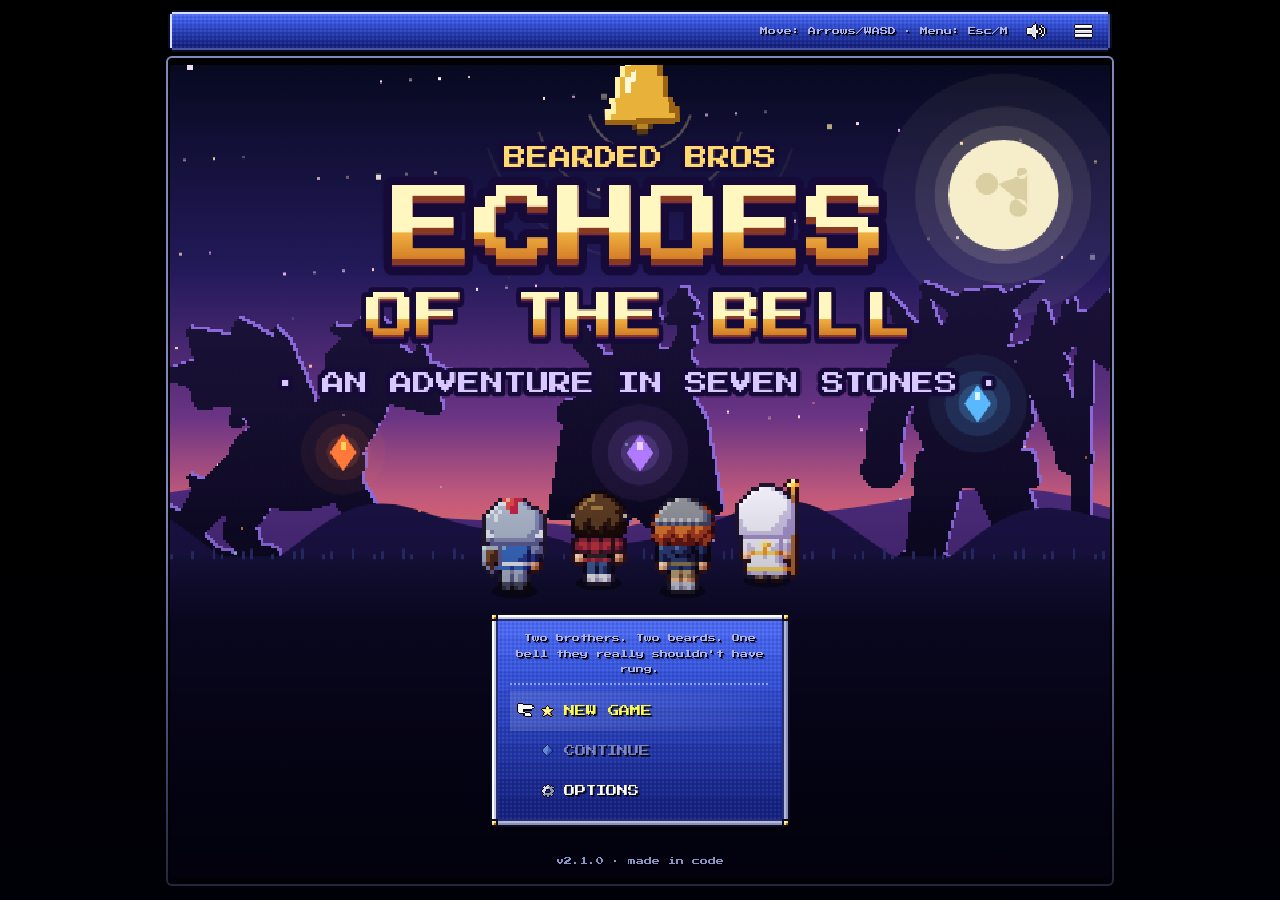
<file: index.html>
<!doctype html>
<html lang="en">
<head>
<meta charset="utf-8">
<meta name="viewport" content="width=device-width,initial-scale=1,maximum-scale=1,user-scalable=no,viewport-fit=cover">
<meta name="apple-mobile-web-app-capable" content="yes">
<meta name="mobile-web-app-capable" content="yes">
<meta name="apple-mobile-web-app-status-bar-style" content="black-translucent">
<meta name="apple-mobile-web-app-title" content="Echoes of the Bell">
<meta name="theme-color" content="#0b0e1c">
<meta name="format-detection" content="telephone=no">
<title>Bearded Bros: Echoes of the Bell</title>
<link rel="icon" href="data:image/svg+xml,%3Csvg xmlns=%27http://www.w3.org/2000/svg%27 viewBox=%270 0 16 16%27%3E%3Crect x=%274%27 y=%274%27 width=%278%27 height=%278%27 fill=%27%238c7bff%27/%3E%3C/svg%3E">
<link rel="apple-touch-icon" href="assets/icon-180.png">
<link rel="manifest" href="assets/manifest.webmanifest">
<link rel="preconnect" href="https://fonts.googleapis.com"><link rel="stylesheet" href="https://fonts.googleapis.com/css2?family=Press+Start+2P&display=swap">
<link rel="stylesheet" href="style.css">
</head>
<body>
<div id="app">
  <div id="hud">
    <span class="hudloc"><i class="ic ic-pin" aria-hidden="true"></i><span id="loc"></span></span><span class="hudgold"><i class="ic ic-coin" aria-hidden="true"></i><span id="gold"></span></span><span class="grow"></span><span class="hint">Move: Arrows/WASD · Menu: Esc/M</span>
    <button id="mute" title="Sound on/off" aria-label="Sound on or off"><i class="ic ic-sound" aria-hidden="true"></i></button><button id="hudmenu" title="Menu" aria-label="Menu"><i class="ic ic-menu" aria-hidden="true"></i></button>
  </div>
  <div id="play">
    <div id="padL" class="pad"><div class="cross" aria-label="Direction pad: press and slide">
      <button data-d="up" aria-label="Up"><i class="ic ic-aup" aria-hidden="true"></i></button><button data-d="left" aria-label="Left"><i class="ic ic-aleft" aria-hidden="true"></i></button><button data-d="right" aria-label="Right"><i class="ic ic-aright" aria-hidden="true"></i></button><button data-d="down" aria-label="Down"><i class="ic ic-adown" aria-hidden="true"></i></button><span class="nub"></span>
    </div></div>
    <div id="view"><canvas id="map" width="512" height="384" aria-label="Game map"></canvas><div id="banner"></div></div>
    <div id="padR" class="pad"><button data-d="map" class="round mapb" aria-label="Map"><i class="ic ic-map" aria-hidden="true"></i><small>Map</small></button><button data-d="menu" class="round bbtn" aria-label="B: Menu">B<small>Menu</small></button><button data-d="a" class="round abtn" aria-label="A: Talk or check">A<small>Talk</small></button></div>
  </div>
  <div id="toast" role="status" aria-live="polite"></div>
  <div id="overlay"></div>
</div>
<script type="module" src="src/game.js"></script>
</body>
</html>
</file>
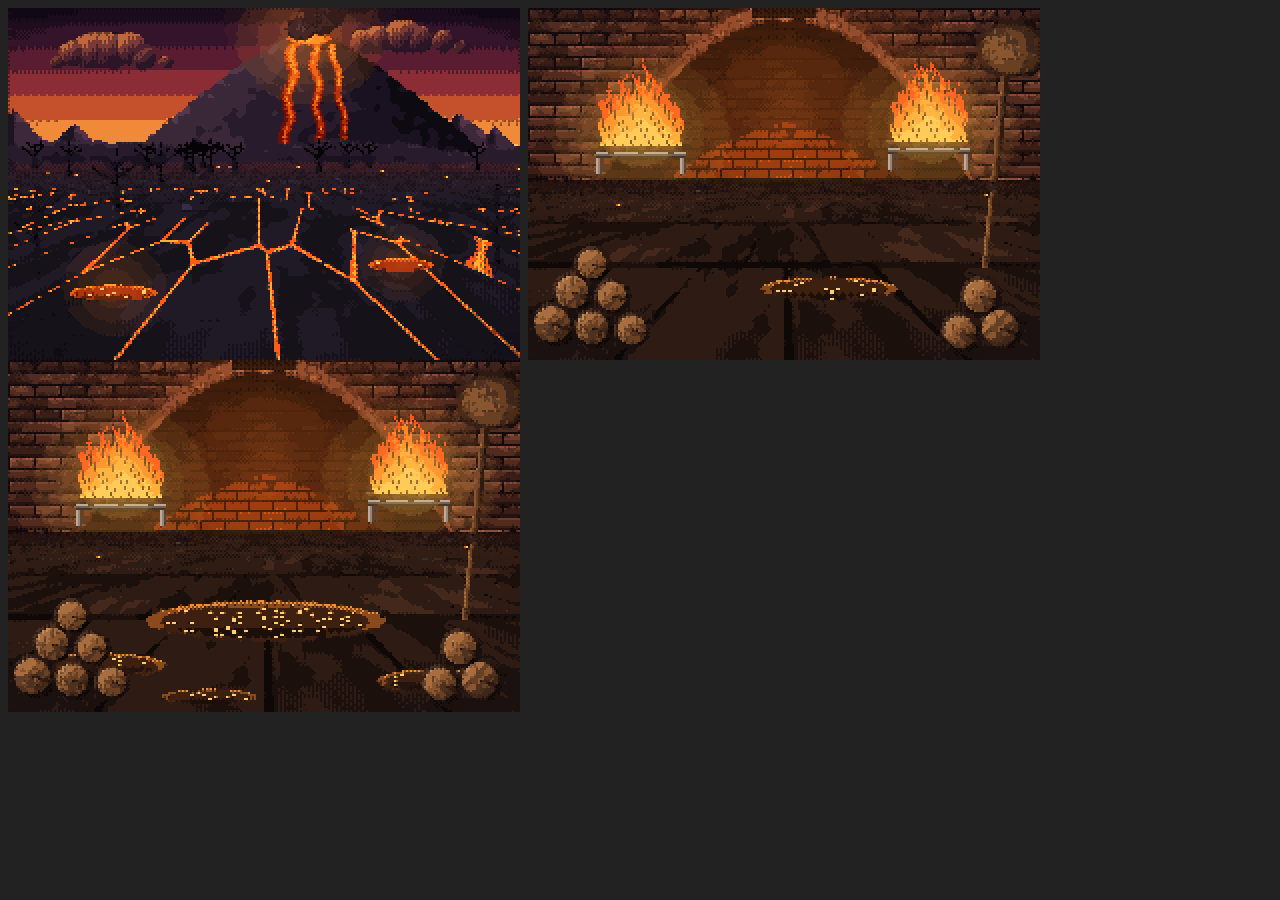
<file: tools/embers_bd.html>
<!doctype html><body style="background:#222;margin:8px"><canvas id=c></canvas>
<script type=module>
// the Cinder Isle battle backdrops: open /tools/embers_bd.html[?k=embers,pizzaoven:boss&z=2] on a local server
import * as BA from '../src/battleart.js';
const q = new URLSearchParams(location.search), kinds = (q.get('k') || 'embers,pizzaoven,pizzaoven:boss').split(','), z = +q.get('z') || 2, cols = +q.get('cols') || 2;
const [cx, cy, cw, ch] = (q.get('crop') || '0,0,256,176').split(',').map(Number);
const c = document.getElementById('c'); c.width = cw * z * Math.min(cols, kinds.length) + 8; c.height = ch * z * Math.ceil(kinds.length / cols) + 8;
const x = c.getContext('2d'); x.imageSmoothingEnabled = false;
kinds.forEach((k, i) => x.drawImage(BA.backdrop(k), cx, cy, cw, ch, (i % cols) * (cw * z + 8), Math.floor(i / cols) * ch * z, cw * z, ch * z));
document.title = 'ready';
</script>
</file>
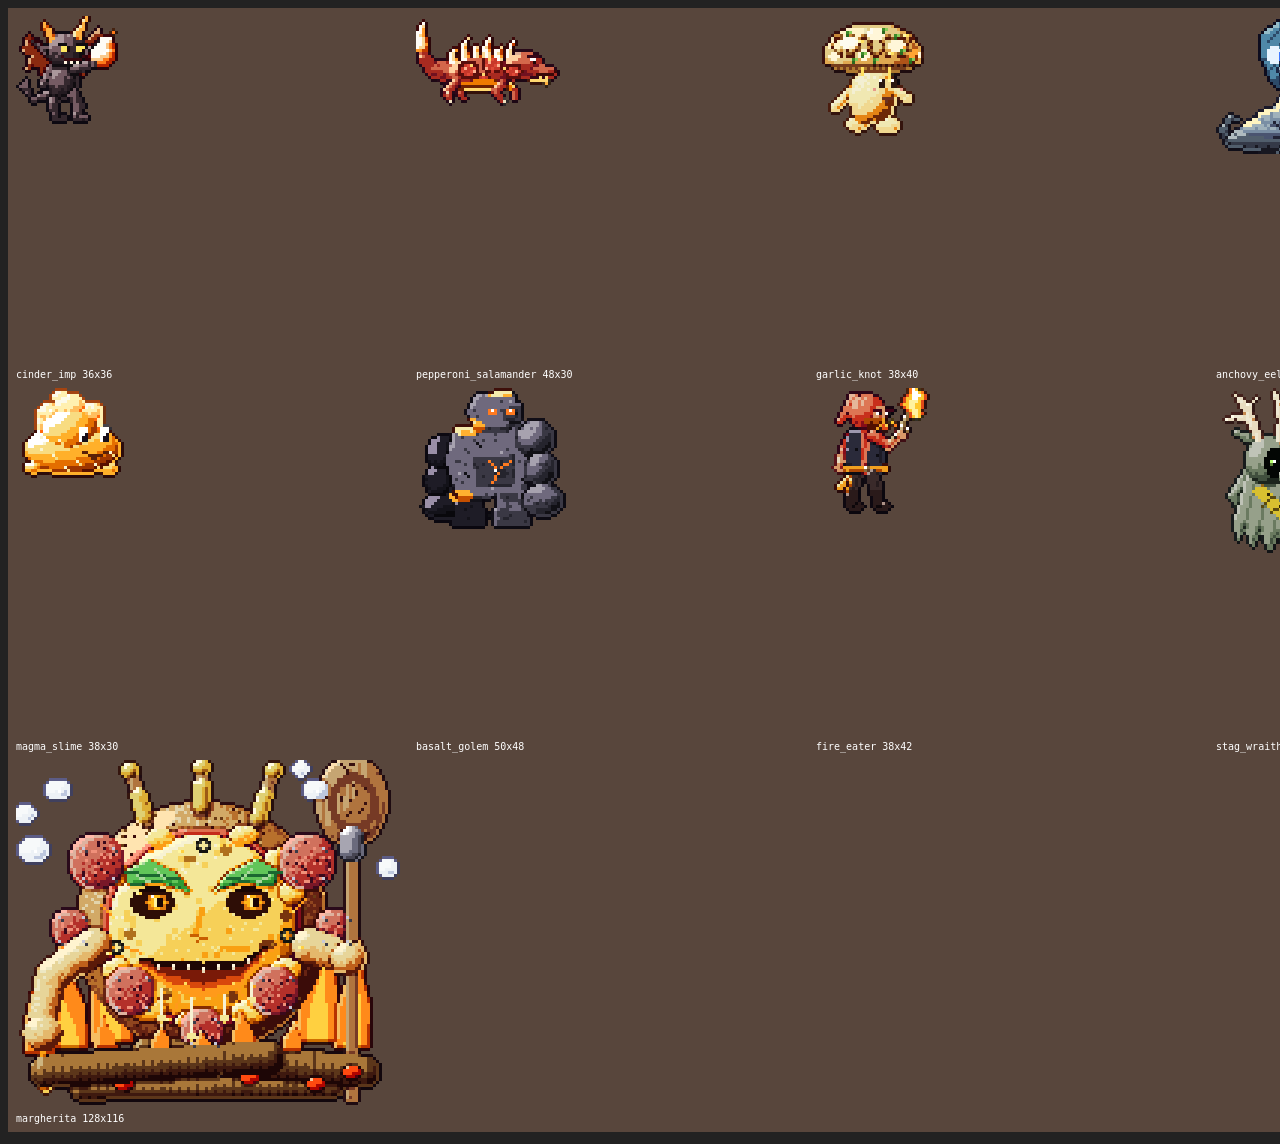
<file: tools/embers_sheet.html>
<!doctype html><body style="background:#222;margin:8px"><canvas id=c></canvas>
<script type=module>
// contact sheet of the Cinder Isle sprites: open /tools/embers_sheet.html[?z=3&ids=a,b,c] on a local server
import * as BA from '../src/battleart.js';
const q = new URLSearchParams(location.search), z = +q.get('z') || 3;
const ids = (q.get('ids') || 'cinder_imp,pepperoni_salamander,garlic_knot,anchovy_eel,magma_slime,basalt_golem,fire_eater,stag_wraith,margherita').split(',');
const arts = ids.map((id) => [id, BA.enemyArt(id)]).filter(([, s]) => s);
const cols = +q.get('cols') || 4, cw = Math.max(...arts.map(([, s]) => s.width)) * z + 16, ch = Math.max(...arts.map(([, s]) => s.height)) * z + 24;
const c = document.getElementById('c'); c.width = cw * Math.min(cols, arts.length) + 8; c.height = ch * Math.ceil(arts.length / cols) + 8;
const x = c.getContext('2d'); x.imageSmoothingEnabled = false; x.fillStyle = '#58463c'; x.fillRect(0, 0, c.width, c.height);
arts.forEach(([id, s], i) => { const ox = 8 + (i % cols) * cw, oy = 8 + Math.floor(i / cols) * ch; x.drawImage(s, ox, oy, s.width * z, s.height * z); x.fillStyle = '#fff'; x.font = '10px monospace'; x.fillText(id + ' ' + s.width + 'x' + s.height, ox, oy + ch - 10); });
document.title = 'ready';
</script>
</file>
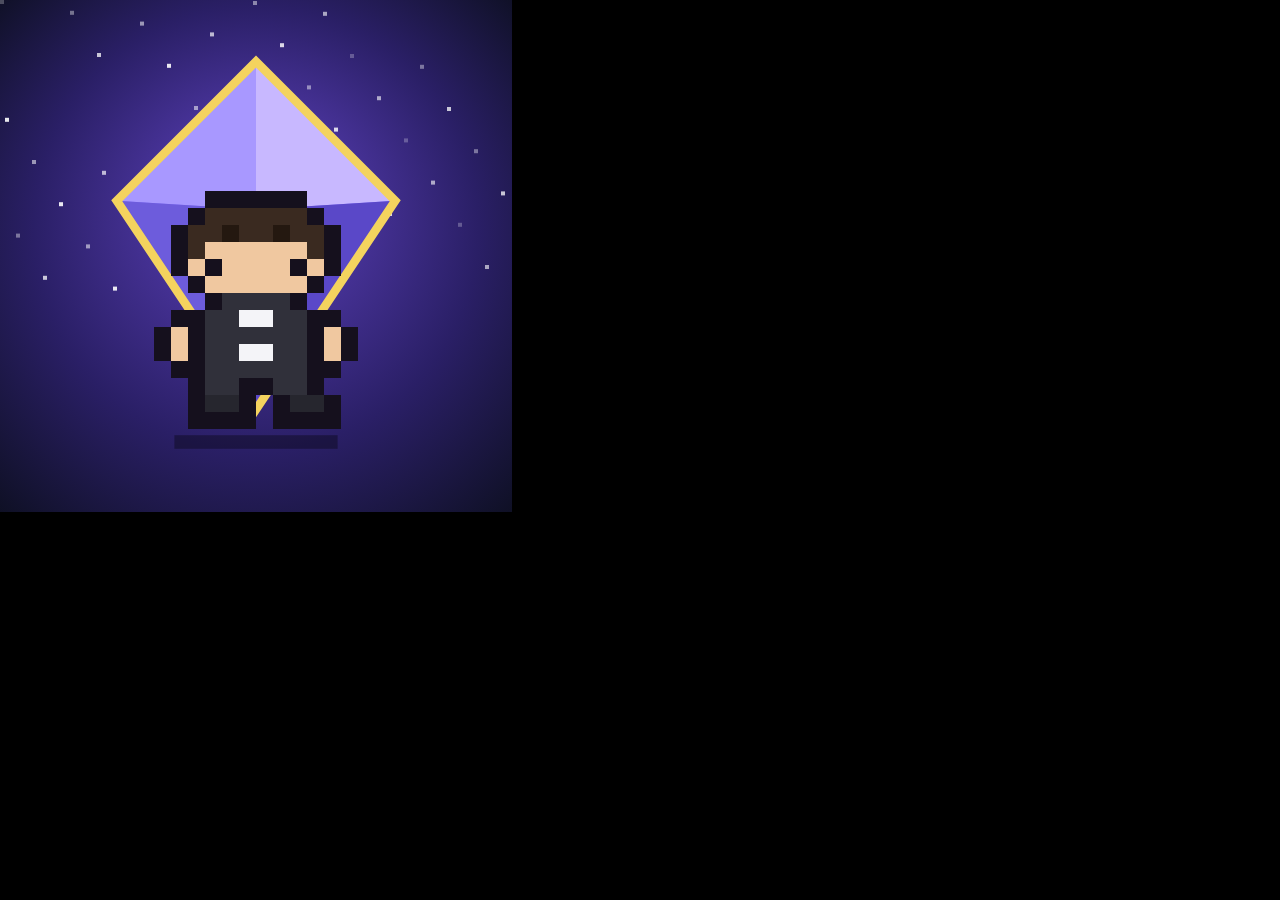
<file: tools/icon.html>
<!doctype html><body style="margin:0;background:#000"><canvas id=c></canvas>
<script type=module>
import * as S from '../src/sprites.js';
const size = +new URLSearchParams(location.search).get('s') || 512;
const c = document.getElementById('c'); c.width = c.height = size; const x = c.getContext('2d'); x.imageSmoothingEnabled = false;
const g = x.createRadialGradient(size * .5, size * .38, size * .05, size * .5, size * .5, size * .75);
g.addColorStop(0, '#5a3fb8'); g.addColorStop(.55, '#2a1f66'); g.addColorStop(1, '#0b0e1c'); x.fillStyle = g; x.fillRect(0, 0, size, size);
for (let i = 0; i < 40; i++) { x.fillStyle = `rgba(255,255,255,${.25 + ((i * 37) % 10) / 14})`; x.fillRect(((i * 97) % size), ((i * 53) % (size * .6)), size / 170 + 1, size / 170 + 1); }
// big faceted gem behind the hero
const cxm = size / 2, cym = size * .46, r = size * .34;
const facet = (pts, col) => { x.fillStyle = col; x.beginPath(); pts.forEach(([a, b], i) => i ? x.lineTo(a, b) : x.moveTo(a, b)); x.fill(); };
facet([[cxm, cym - r], [cxm + r * .8, cym - r * .2], [cxm, cym + r], [cxm - r * .8, cym - r * .2]], '#8c7bff');
facet([[cxm, cym - r], [cxm + r * .8, cym - r * .2], [cxm, cym - r * .15]], '#c8b8ff');
facet([[cxm, cym - r], [cxm - r * .8, cym - r * .2], [cxm, cym - r * .15]], '#a898ff');
facet([[cxm + r * .8, cym - r * .2], [cxm, cym + r], [cxm, cym - r * .15]], '#5a48c8');
facet([[cxm - r * .8, cym - r * .2], [cxm, cym + r], [cxm, cym - r * .15]], '#6d5cdc');
x.strokeStyle = '#f4d35e'; x.lineWidth = size / 60; x.beginPath(); x.moveTo(cxm, cym - r); x.lineTo(cxm + r * .8, cym - r * .2); x.lineTo(cxm, cym + r); x.lineTo(cxm - r * .8, cym - r * .2); x.closePath(); x.stroke();
const hs = Math.round(size * .52 / 16) * 16, hx = (size - hs) / 2, hy = size * .34;
x.fillStyle = 'rgba(0,0,0,.35)'; x.fillRect(hx + hs * .2, hy + hs * .96, hs * .6, hs * .05);
x.drawImage(S.hero('knight'), hx, hy, hs, hs);
document.title = 'ready';
</script>
</file>
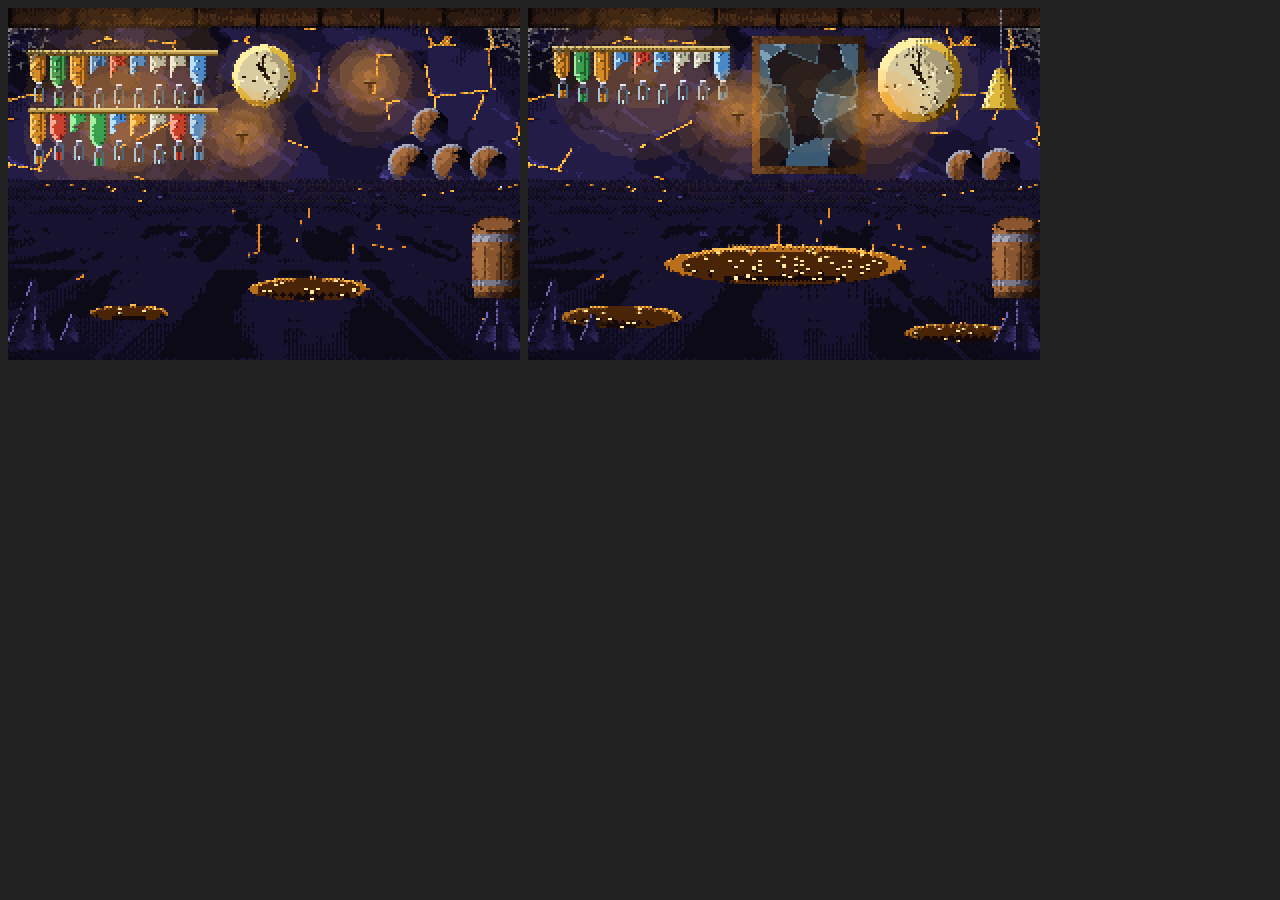
<file: tools/obsidian_bd.html>
<!doctype html><body style="background:#222;margin:8px"><canvas id=c></canvas>
<script type=module>
// the Obsidian Ruins battle backdrops: open /tools/obsidian_bd.html[?k=obsidian,obsidian:boss&z=2] on a local server
import * as BA from '../src/battleart.js';
const q = new URLSearchParams(location.search), kinds = (q.get('k') || 'obsidian,obsidian:boss').split(','), z = +q.get('z') || 2, cols = +q.get('cols') || 2;
const [cx, cy, cw, ch] = (q.get('crop') || '0,0,256,176').split(',').map(Number);
const c = document.getElementById('c'); c.width = cw * z * Math.min(cols, kinds.length) + 8; c.height = ch * z * Math.ceil(kinds.length / cols) + 8;
const x = c.getContext('2d'); x.imageSmoothingEnabled = false;
kinds.forEach((k, i) => x.drawImage(BA.backdrop(k), cx, cy, cw, ch, (i % cols) * (cw * z + 8), Math.floor(i / cols) * ch * z, cw * z, ch * z));
document.title = 'ready';
</script>
</file>
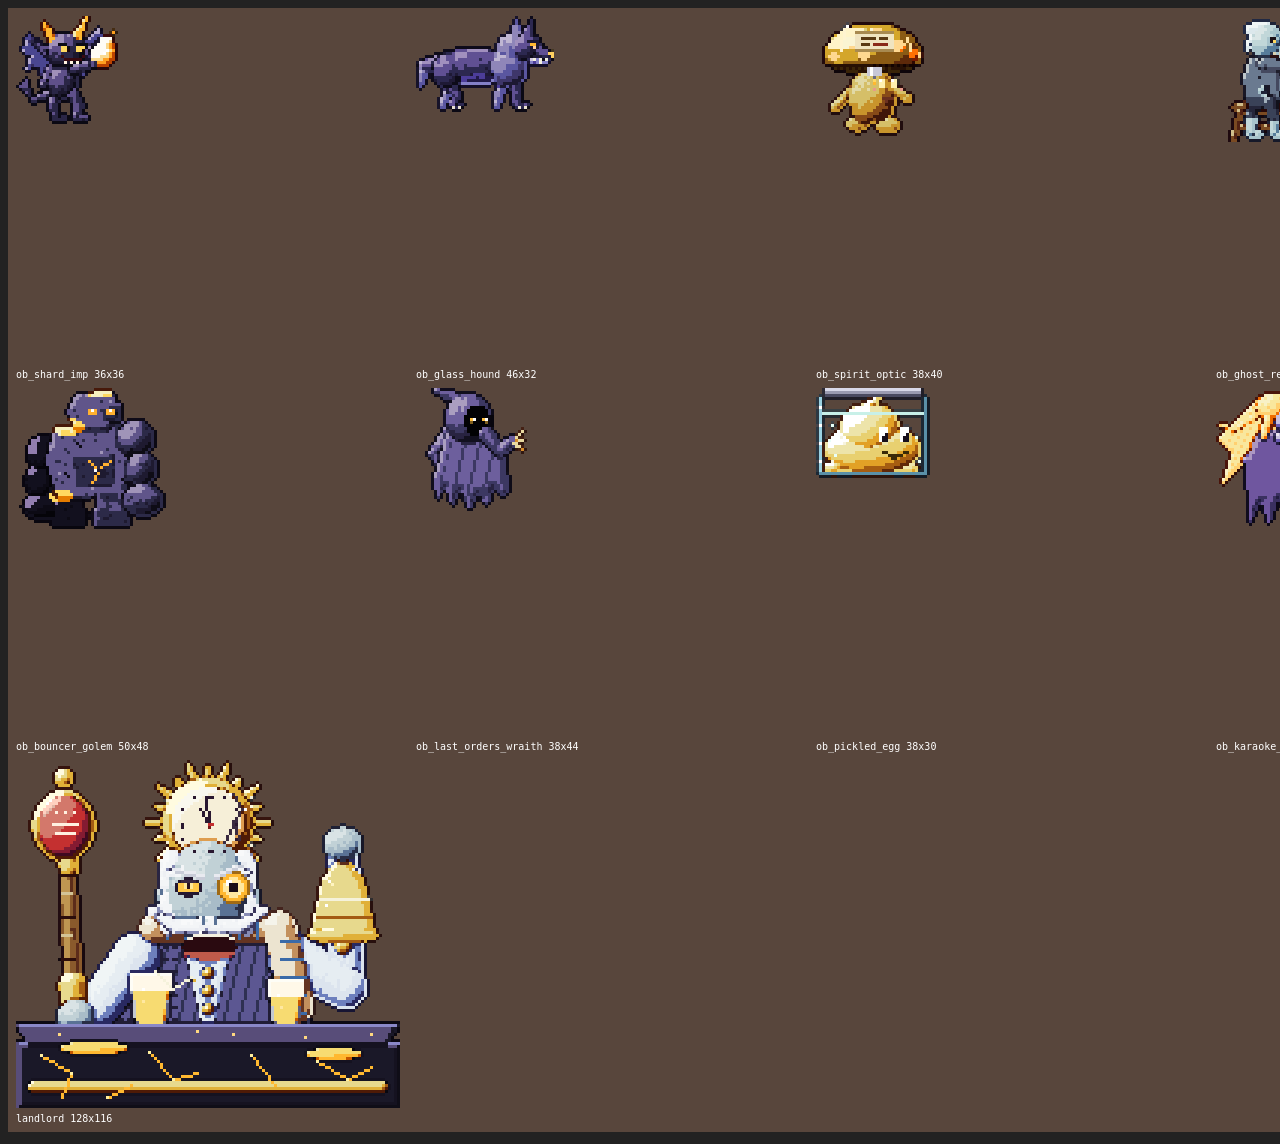
<file: tools/obsidian_sheet.html>
<!doctype html><body style="background:#222;margin:8px"><canvas id=c></canvas>
<script type=module>
// contact sheet of the Obsidian Ruins sprites: open /tools/obsidian_sheet.html[?z=3&ids=a,b,c&cols=4] on a local server
import * as BA from '../src/battleart.js';
const q = new URLSearchParams(location.search), z = +q.get('z') || 3;
const ids = (q.get('ids') || 'ob_shard_imp,ob_glass_hound,ob_spirit_optic,ob_ghost_regular,ob_bouncer_golem,ob_last_orders_wraith,ob_pickled_egg,ob_karaoke_banshee_x,landlord').split(',');
const arts = ids.map((id) => [id, BA.enemyArt(id)]).filter(([, s]) => s);
const cols = +q.get('cols') || 4, cw = Math.max(...arts.map(([, s]) => s.width)) * z + 16, ch = Math.max(...arts.map(([, s]) => s.height)) * z + 24;
const c = document.getElementById('c'); c.width = cw * Math.min(cols, arts.length) + 8; c.height = ch * Math.ceil(arts.length / cols) + 8;
const x = c.getContext('2d'); x.imageSmoothingEnabled = false; x.fillStyle = q.get('bg') || '#58463c'; x.fillRect(0, 0, c.width, c.height);
arts.forEach(([id, s], i) => { const ox = 8 + (i % cols) * cw, oy = 8 + Math.floor(i / cols) * ch; x.drawImage(s, ox, oy, s.width * z, s.height * z); x.fillStyle = '#fff'; x.font = '10px monospace'; x.fillText(id + ' ' + s.width + 'x' + s.height, ox, oy + ch - 10); });
document.title = 'ready';
</script>
</file>
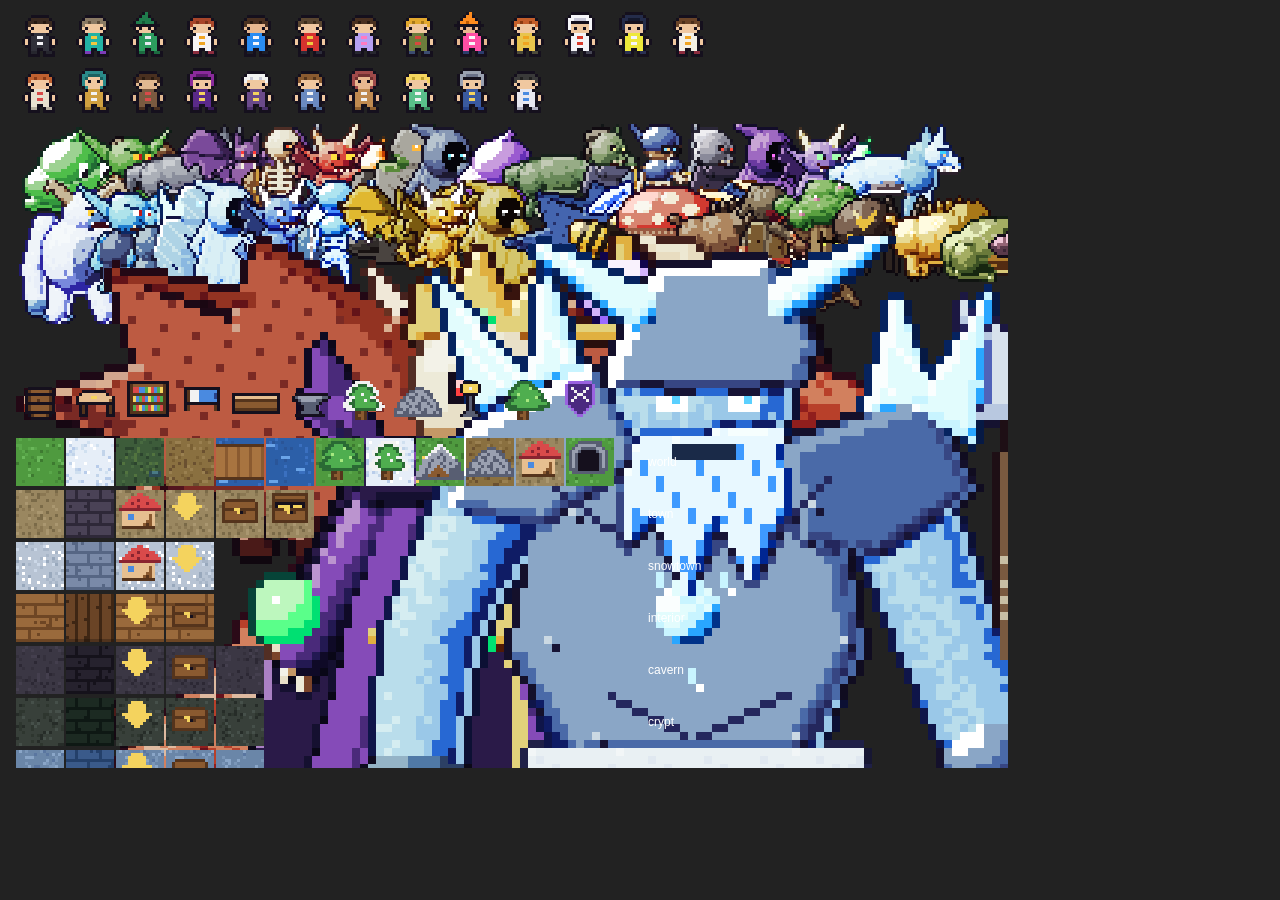
<file: tools/sheet.html>
<!doctype html><body style="background:#222;margin:8px"><canvas id=c width=1000 height=760></canvas>
<script type=module>
import * as S from '../src/sprites.js';
import { FURN, NPC_STYLE } from '../src/art2.js';
import { JOBS, ENEMIES } from '../src/data.js';
const c=document.getElementById('c'),x=c.getContext('2d');x.imageSmoothingEnabled=false;
const row=(items,y,sz=48,gap=6)=>items.forEach((s,i)=>x.drawImage(s,8+i*(sz+gap),y,s.width*sz/16,s.height*sz/16));
row(Object.keys(JOBS).map(j=>S.hero(j)),4);
row(Object.keys(NPC_STYLE).map(n=>S.npc(n)),60);
const en=Object.keys(ENEMIES).filter(e=>!['wyrm','lich','titan'].includes(e));
row(en.slice(0,16).map(e=>S.enemy(e)),116,48); row(en.slice(16).map(e=>S.enemy(e)),172,48);
row(['wyrm','lich','titan'].map(e=>S.enemy(e)),228,128,16);
row(['barrel','table','shelf','bed','counter','anvil','snowtree','rockslide','lamp','tree','banner'].map(k=>S.decor(k)),370,48);
let y=430;
for (const [theme,chars] of [['world','.,:_=~TtMBHD'],['town','.#HECc'],['snowtown','.#HE'],['interior','.#EC'],['cavern','.#ECX'],['crypt','.#ECX'],['spire','.#ECX']]) {
  [...chars].forEach((ch,k)=>x.drawImage(S.tile(theme,ch,1,1),8+k*50+(theme==='town'?0:0),y,48,48)); x.fillStyle='#fff'; x.font='12px sans-serif'; x.fillText(theme,640,y+28); y+=52;
}
document.title='ready';
</script>
</file>
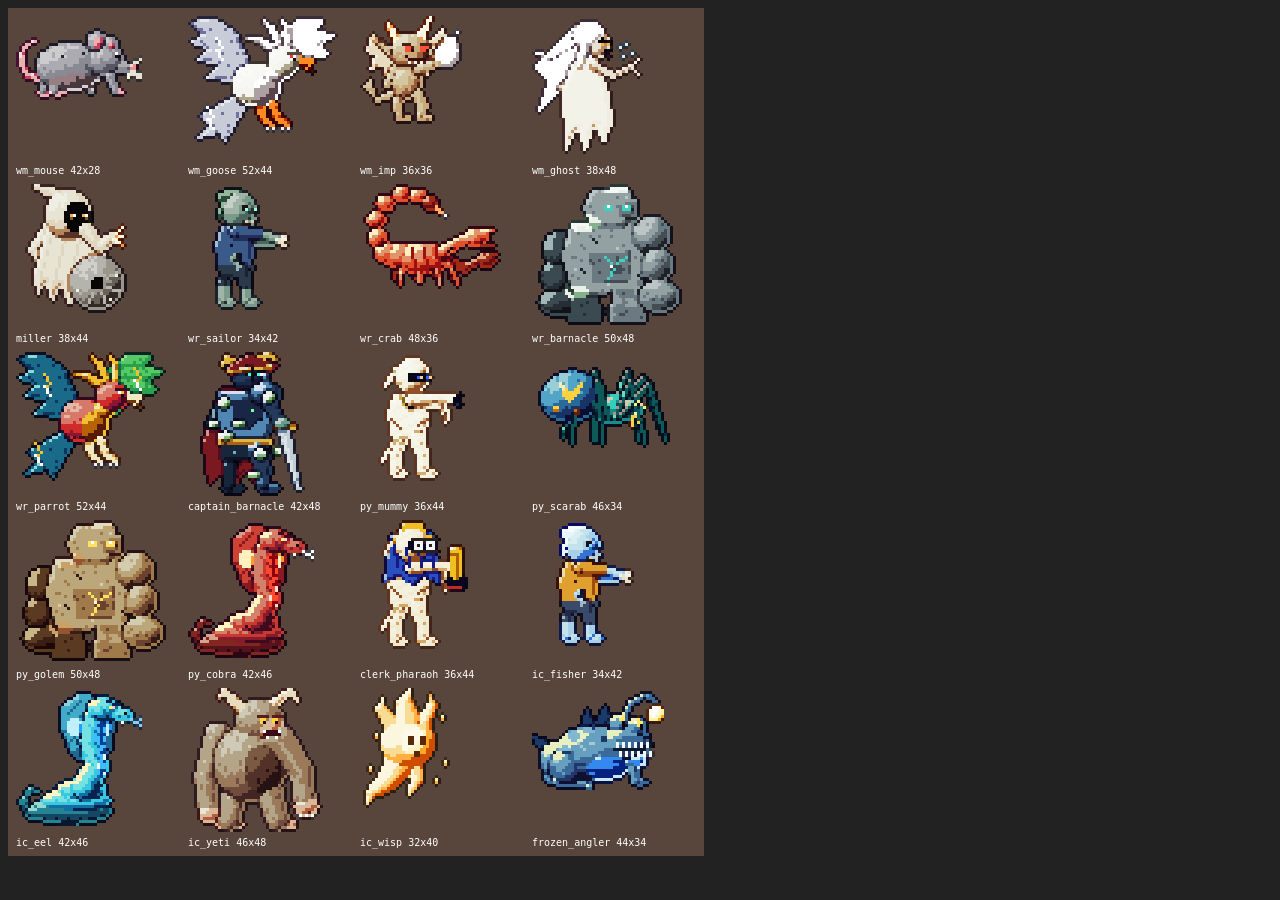
<file: tools/sidequests_sheet.html>
<!doctype html><body style="background:#222;margin:8px"><canvas id=c></canvas>
<script type=module>
// contact sheet of the side-quest sprites: open /tools/sidequests_sheet.html[?z=3&ids=a,b,c] on a local server
import * as BA from '../src/battleart.js';
const q = new URLSearchParams(location.search), z = +q.get('z') || 3;
const ids = (q.get('ids') || 'wm_mouse,wm_goose,wm_imp,wm_ghost,miller,wr_sailor,wr_crab,wr_barnacle,wr_parrot,captain_barnacle,py_mummy,py_scarab,py_golem,py_cobra,clerk_pharaoh,ic_fisher,ic_eel,ic_yeti,ic_wisp,frozen_angler').split(',');
const arts = ids.map((id) => [id, BA.enemyArt(id)]).filter(([, s]) => s);
const cols = +q.get('cols') || 4, cw = Math.max(...arts.map(([, s]) => s.width)) * z + 16, ch = Math.max(...arts.map(([, s]) => s.height)) * z + 24;
const c = document.getElementById('c'); c.width = cw * Math.min(cols, arts.length) + 8; c.height = ch * Math.ceil(arts.length / cols) + 8;
const x = c.getContext('2d'); x.imageSmoothingEnabled = false; x.fillStyle = '#58463c'; x.fillRect(0, 0, c.width, c.height);
arts.forEach(([id, s], i) => { const ox = 8 + (i % cols) * cw, oy = 8 + Math.floor(i / cols) * ch; x.drawImage(s, ox, oy, s.width * z, s.height * z); x.fillStyle = '#fff'; x.font = '10px monospace'; x.fillText(id + ' ' + s.width + 'x' + s.height, ox, oy + ch - 10); });
document.title = 'ready';
</script>
</file>
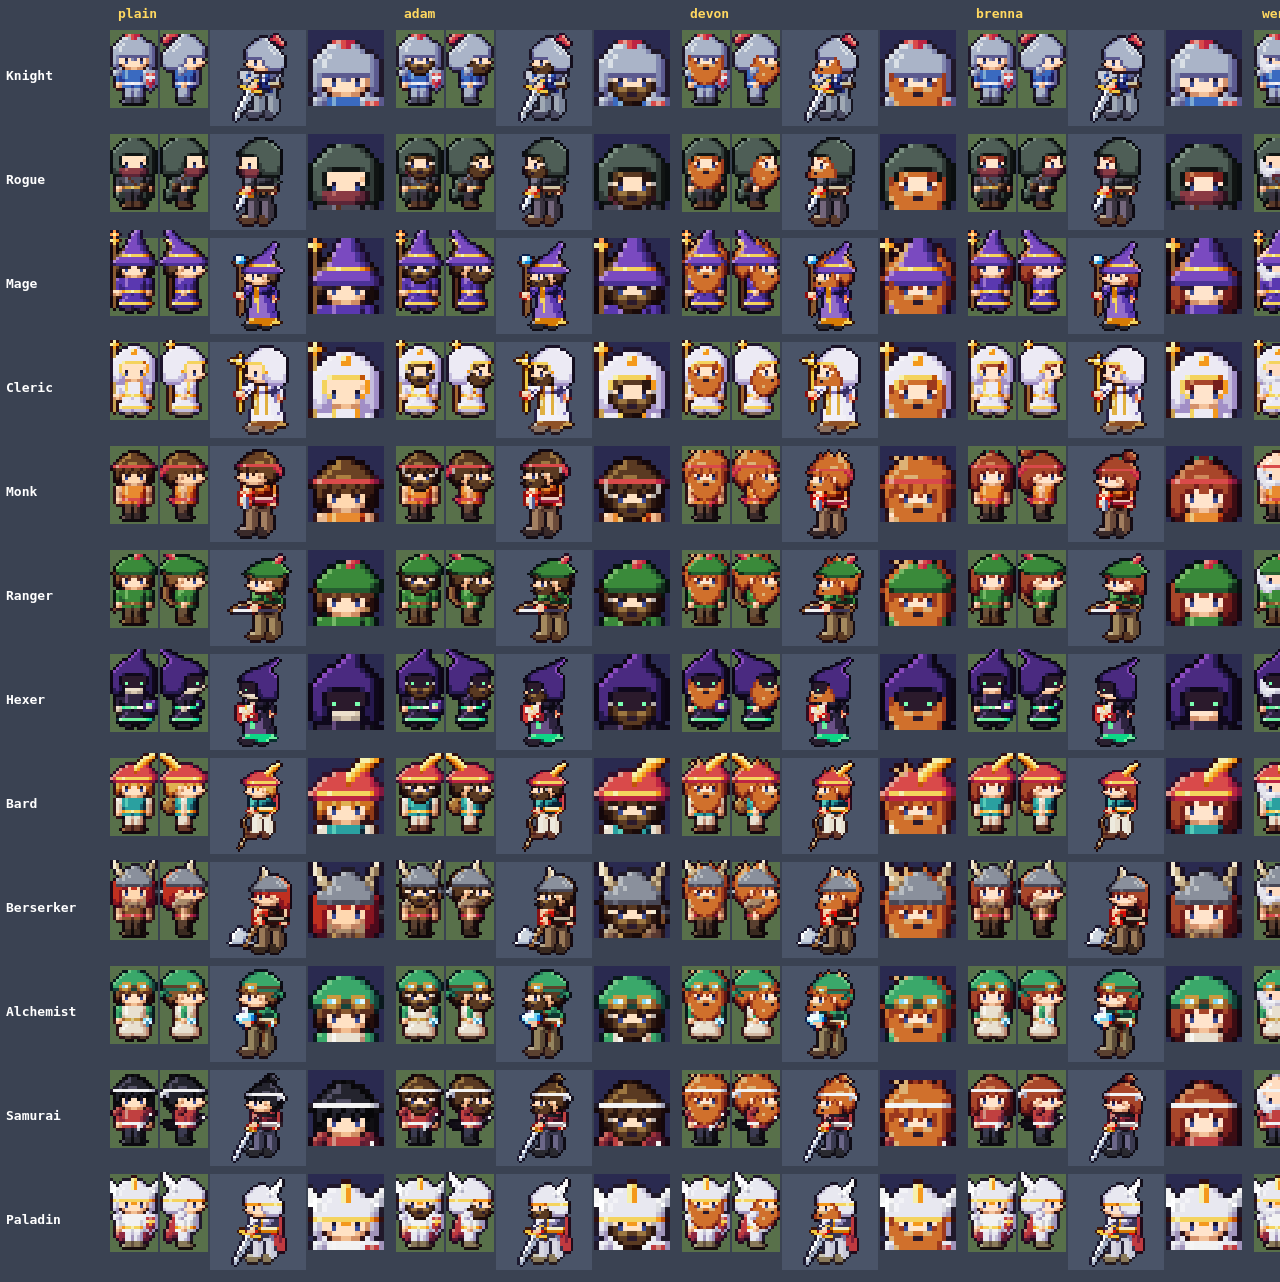
<file: tools/silly_sheet.html>
<!doctype html><body style="background:#3a4252;margin:0"><canvas id=c></canvas>
<script type=module>
// Contact sheets for the silly pass. ?mode=grid|poses|weapons|icons  &keys=a,b  &looks=plain,adam,devon,brenna,wendell  &z=zoom
//  grid: every class x every look: field walker (down, right), battle idle, face crop.   poses: all nine battle poses + portrait for the keys.
//  weapons: the ten weapon families in the battle frame (strike) + their 16x16 icons at 1x and 8x.   icons: every icon in the set.
import * as WK from '../src/walkers.js';
import * as BA from '../src/battleart.js';
import * as UI from '../src/uiart.js';
const q = new URLSearchParams(location.search), mode = q.get('mode') || 'grid', Z = +(q.get('z') || 3);
const JOBS = ['knight', 'rogue', 'mage', 'cleric', 'monk', 'ranger', 'hexer', 'bard', 'berserker', 'alchemist', 'samurai', 'paladin'];
const NAME = { knight: 'Knight', rogue: 'Rogue', mage: 'Mage', cleric: 'Cleric', monk: 'Monk', ranger: 'Ranger', hexer: 'Hexer', bard: 'Bard', berserker: 'Berserker', alchemist: 'Alchemist', samurai: 'Samurai', paladin: 'Paladin', landlord: 'Sage' };
const c = document.getElementById('c'), x = c.getContext('2d'); x.imageSmoothingEnabled = false; x.font = 'bold 13px monospace';
const img = (src) => new Promise((r) => { const i = new Image(); i.onload = () => r(i); i.src = src; });
const label = (s, X, Y, col = '#ffd860') => { x.fillStyle = col; x.fillText(s, X, Y); };
const size = (w, h) => { c.width = w; c.height = h; x.imageSmoothingEnabled = false; x.fillStyle = '#3a4252'; x.fillRect(0, 0, w, h); x.font = 'bold 13px monospace'; };
async function main() {
  if (mode === 'grid') {
    const jobs = (q.get('jobs') || JOBS.join(',')).split(','), looks = (q.get('looks') || 'plain,adam,devon,brenna,wendell').split(',');
    const cw = 48 + 48 + 96 + 76 + 18, rh = 104, W = 110 + cw * looks.length, H = 30 + rh * jobs.length; size(W, H);
    looks.forEach((l, i) => label(l, 118 + i * cw, 18));
    for (const [r, j] of jobs.entries()) {
      const oy = 30 + r * rh; label(NAME[j] || j, 6, oy + 50, '#fff');
      for (const [i, l] of looks.entries()) {
        const k = l === 'plain' ? j : j + '@' + l, ox = 110 + i * cw;
        x.fillStyle = '#58704a'; x.fillRect(ox, oy, 48, 78); x.fillRect(ox + 50, oy, 48, 78);
        for (const [di, d] of ['down', 'right'].entries()) { const s = WK.walker(k, d, 0); x.drawImage(s, ox + di * 50, oy + 76 - s.height * 3, 48, s.height * 3); }
        const f = BA.heroPortrait(k); x.fillStyle = '#4a5468'; x.fillRect(ox + 100, oy, 96, 96); x.drawImage(f, ox + 100, oy, 96, 96);
        const fc = await img(UI.faceURL(k)); x.fillStyle = '#2a2a50'; x.fillRect(ox + 198, oy, 76, 76); x.drawImage(fc, ox + 198, oy, 76, 76);
      }
    }
  } else if (mode === 'poses') {
    const keys = (q.get('keys') || 'knight@adam,mage@devon,cleric@brenna,paladin@wendell').split(','), n = BA.HERO_POSES.length, FW = BA.HERO_W, FH = BA.HERO_H, cw = FW * Z + 4;
    size(90 + (n + 2) * cw, 20 + keys.length * (FH * Z + 6)); BA.HERO_POSES.forEach((p, i) => label(p, 90 + i * cw, 14, '#fff'));
    for (const [r, k] of keys.entries()) {
      const oy = 20 + r * (FH * Z + 6); label(k, 4, oy + 20);
      BA.HERO_POSES.forEach((p, i) => { x.fillStyle = '#4a5468'; x.fillRect(90 + i * cw, oy, FW * Z, FH * Z); x.drawImage(BA.heroFrame(k, p, q.get('w') || null), 90 + i * cw, oy, FW * Z, FH * Z); });
      const pt = BA.heroPortrait(k); x.drawImage(pt, 90 + n * cw, oy, pt.width * Z, pt.height * Z);
      const fc = await img(UI.faceURL(k)); x.drawImage(fc, 90 + (n + 1) * cw, oy, 72, 72);
    }
  } else if (mode === 'weapons') {
    const T = ['sword', 'dagger', 'staff', 'bow', 'fists', 'whip', 'scythe', 'tome', 'axe', 'katana'], cw = 150; size(40 + T.length * cw, 560);
    const who = ['bloke', 'knight', 'rogue', 'cleric', 'bard', 'mage', 'hexer', 'paladin', 'monk'];
    T.forEach((t, i) => {
      const ox = 10 + i * cw; label(t, ox, 16, '#fff');
      ['bloke', q.get('who') || 'knight'].forEach((j, r) => { x.fillStyle = '#4a5468'; x.fillRect(ox, 24 + r * 132, 128, 128); x.drawImage(BA.heroFrame(j, 'strike', t), ox, 24 + r * 132 + 10, 128, 108); label(j, ox + 2, 38 + r * 132, '#ccc'); });
      x.fillStyle = '#2a2a50'; x.fillRect(ox, 292, 16, 16); x.drawImage(UI.iconCanvas(t), ox, 292); x.fillRect(ox + 24, 292, 128, 128); x.drawImage(UI.iconCanvas(t), ox + 24, 292, 128, 128);
    });
    // class variants of the family art
    [['bard', 'sword'], ['paladin', 'sword'], ['mage', 'staff'], ['cleric', 'staff'], ['cleric', 'fists'], ['bard', 'whip'], ['monk', 'whip'], ['hexer', 'tome'], ['rogue', 'dagger']].forEach(([j, t], i) => { const ox = 10 + i * 112; x.fillStyle = '#4a5468'; x.fillRect(ox, 430, 96, 96); x.drawImage(BA.heroFrame(j, 'ready', t), ox, 430 + 8, 96, 81); label(j + ':' + t, ox, 540, '#ccc'); });
  } else if (mode === 'big') { // idle frames and field walkers, big
    const keys = (q.get('keys') || 'knight@adam,mage@devon').split(','), pose = q.get('pose') || 'idle', S = +(q.get('s') || 8), FW = BA.HERO_W, FH = BA.HERO_H, cw = FW * S + 8;
    size(10 + keys.length * cw, FH * S + 30 + 24 * 6 * 2);
    keys.forEach((k, i) => { const ox = 8 + i * cw; label(k, ox, 14, '#fff'); x.fillStyle = '#4a5468'; x.fillRect(ox, 20, FW * S, FH * S); x.drawImage(BA.heroFrame(k, pose, q.get('w') || null), ox, 20, FW * S, FH * S);
      ['down', 'right'].forEach((d, di) => { const sp = WK.walker(k, d, 0); x.fillStyle = '#58704a'; x.fillRect(ox + di * 100, FH * S + 26, 96, 144); x.drawImage(sp, ox + di * 100, FH * S + 26 + 144 - sp.height * 6, 96, sp.height * 6); }); });
  } else if (mode === 'icons') {
    const names = UI.ICON_NAMES, cols = 16; size(cols * 72 + 10, Math.ceil(names.length / cols) * 90 + 10);
    names.forEach((n, i) => { const ox = 8 + (i % cols) * 72, oy = 8 + Math.floor(i / cols) * 90; x.fillStyle = '#2a2a50'; x.fillRect(ox, oy, 64, 64); x.drawImage(UI.iconCanvas(n), ox, oy, 64, 64); x.fillStyle = '#ccc'; x.font = '10px monospace'; x.fillText(n, ox, oy + 76); });
  }
  window.__done = true; document.title = 'ready';
}
main().catch((e) => { document.title = 'ERR ' + e.stack; });
</script>
</file>
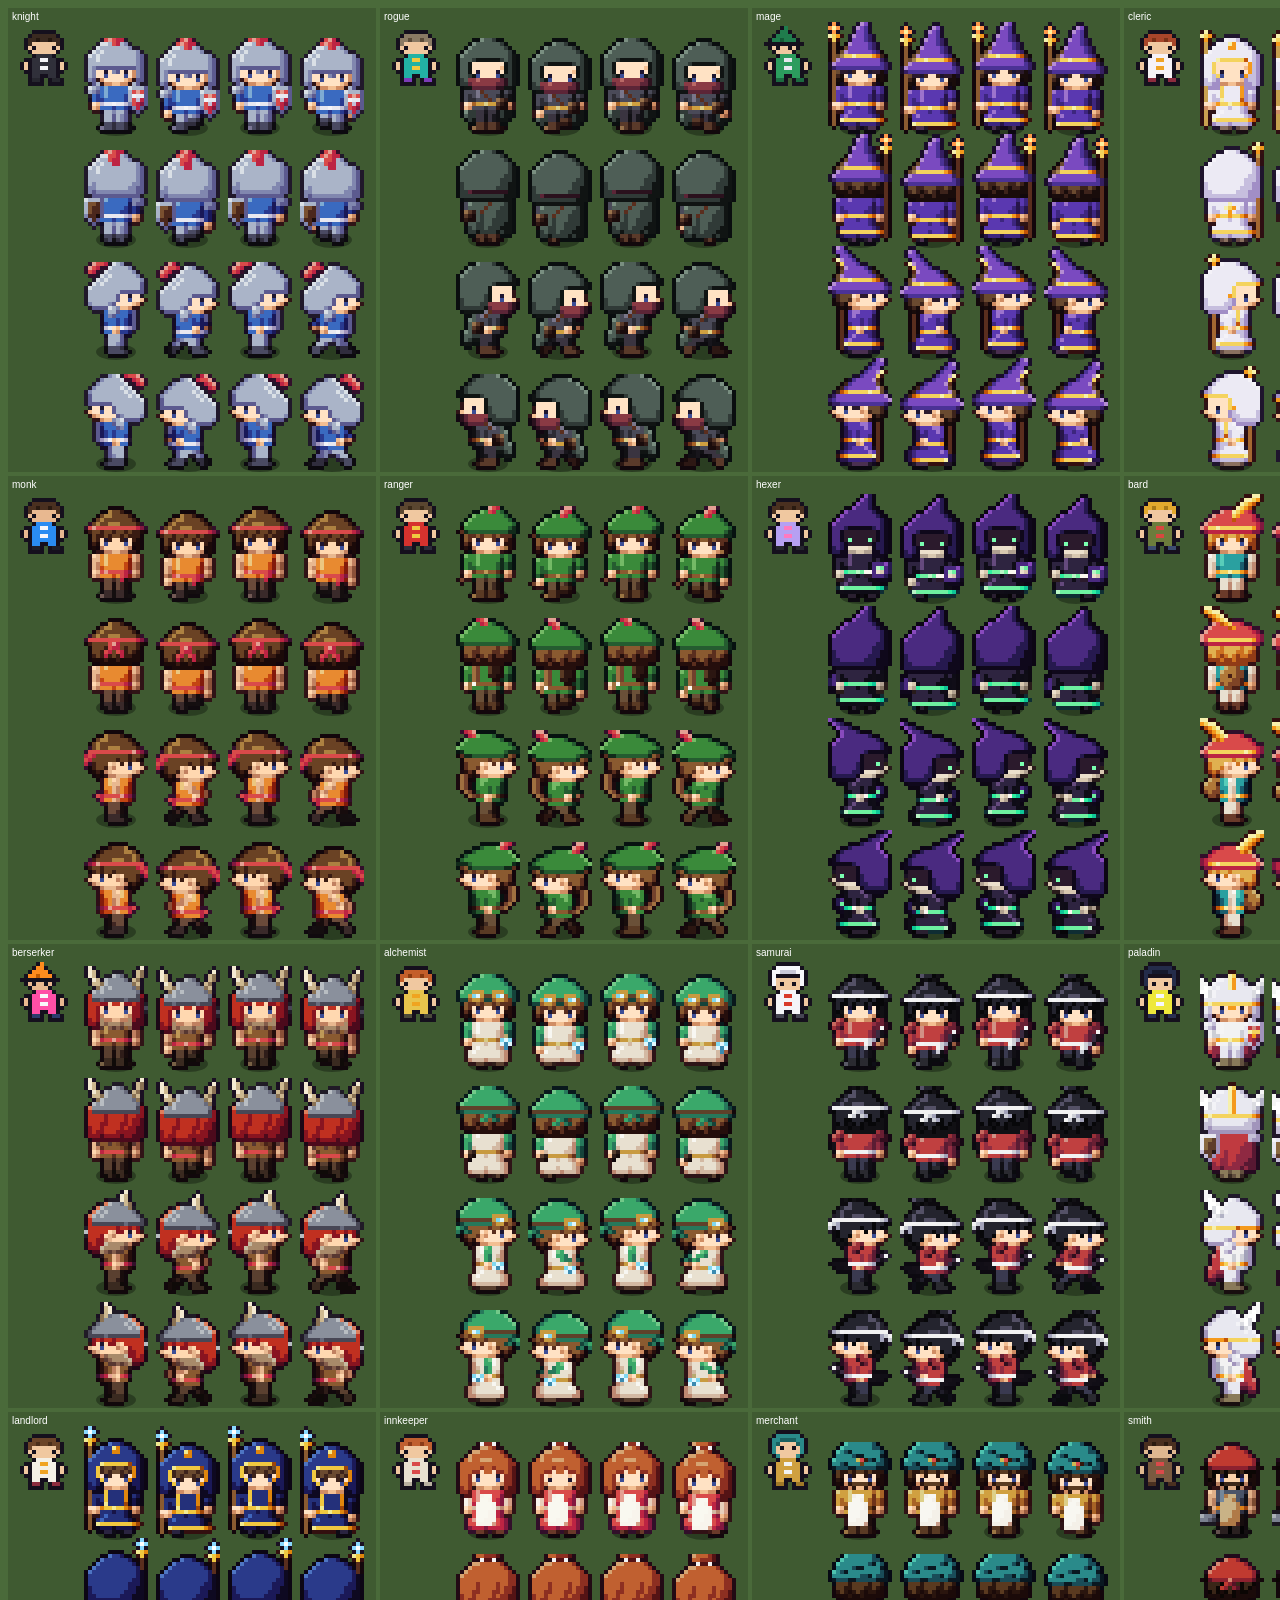
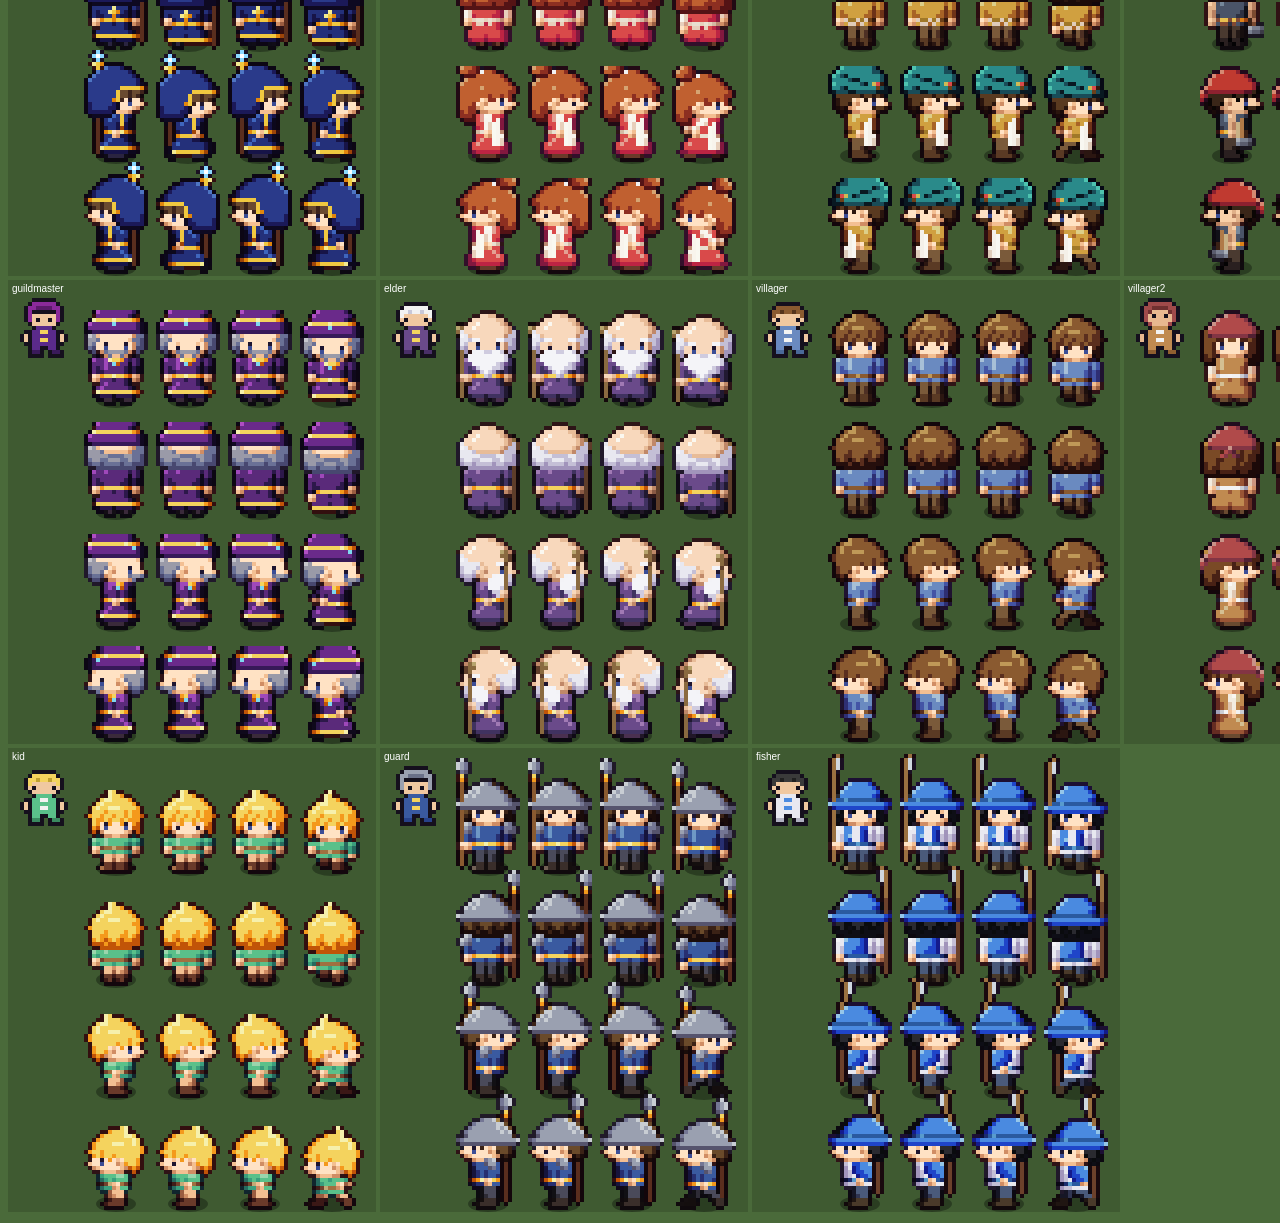
<file: tools/walkers.html>
<!doctype html><body style="background:#4a6a3a;margin:6px;font:12px sans-serif;color:#fff"><canvas id=c></canvas>
<script type=module>
// Field-sprite sheet: every job and npc, 4 directions (rows) x 4 frames (cols). ?z=zoom &only=a,b &cols=n
import * as W from '../src/walkers.js';
import * as S from '../src/sprites.js';
import { JOBS } from '../src/data.js';
import { NPC_STYLE } from '../src/art2.js';
const q=new URLSearchParams(location.search), Z=+(q.get('z')||4), only=q.get('only'), COLS=+(q.get('cols')||4);
let ids=[...Object.keys(JOBS).map(j=>['w',j]),...Object.keys(NPC_STYLE).map(n=>['n',n])];
if(only) ids=ids.filter(([,i])=>only.split(',').includes(i));
const dirs=['down','up','right','left'], cw=16*Z+2*Z, rh=28*Z, bw=cw*4+16*Z+20, bh=rh*4+20;
const c=document.getElementById('c'); c.width=bw*Math.min(COLS,ids.length); c.height=bh*Math.ceil(ids.length/COLS); const x=c.getContext('2d'); x.imageSmoothingEnabled=false;
ids.forEach(([k,id],n)=>{ const ox=(n%COLS)*bw, oy=Math.floor(n/COLS)*bh; x.fillStyle='rgba(0,0,0,.15)'; x.fillRect(ox+2,oy+2,bw-4,bh-4); x.fillStyle='#fff'; x.fillText(id,ox+6,oy+14);
  const bs=k==='w'?S.hero(id):S.npc(id); x.drawImage(bs,ox+6,oy+20,16*Z,16*Z);
  dirs.forEach((d,di)=>[0,1,2,3].forEach(f=>{ const s=k==='w'?W.walker(id,d,f):W.npcWalker(id,d,f); const X=ox+16*Z+14+f*cw, Y=oy+16+di*rh+(rh-s.height*Z);
    x.fillStyle='rgba(0,0,0,.32)'; x.beginPath(); x.ellipse(X+8*Z,Y+s.height*Z-1.5*Z,5*Z,2*Z,0,0,7); x.fill(); x.drawImage(s,X,Y,16*Z,s.height*Z); }));
});
document.title='ready';
</script>
</file>
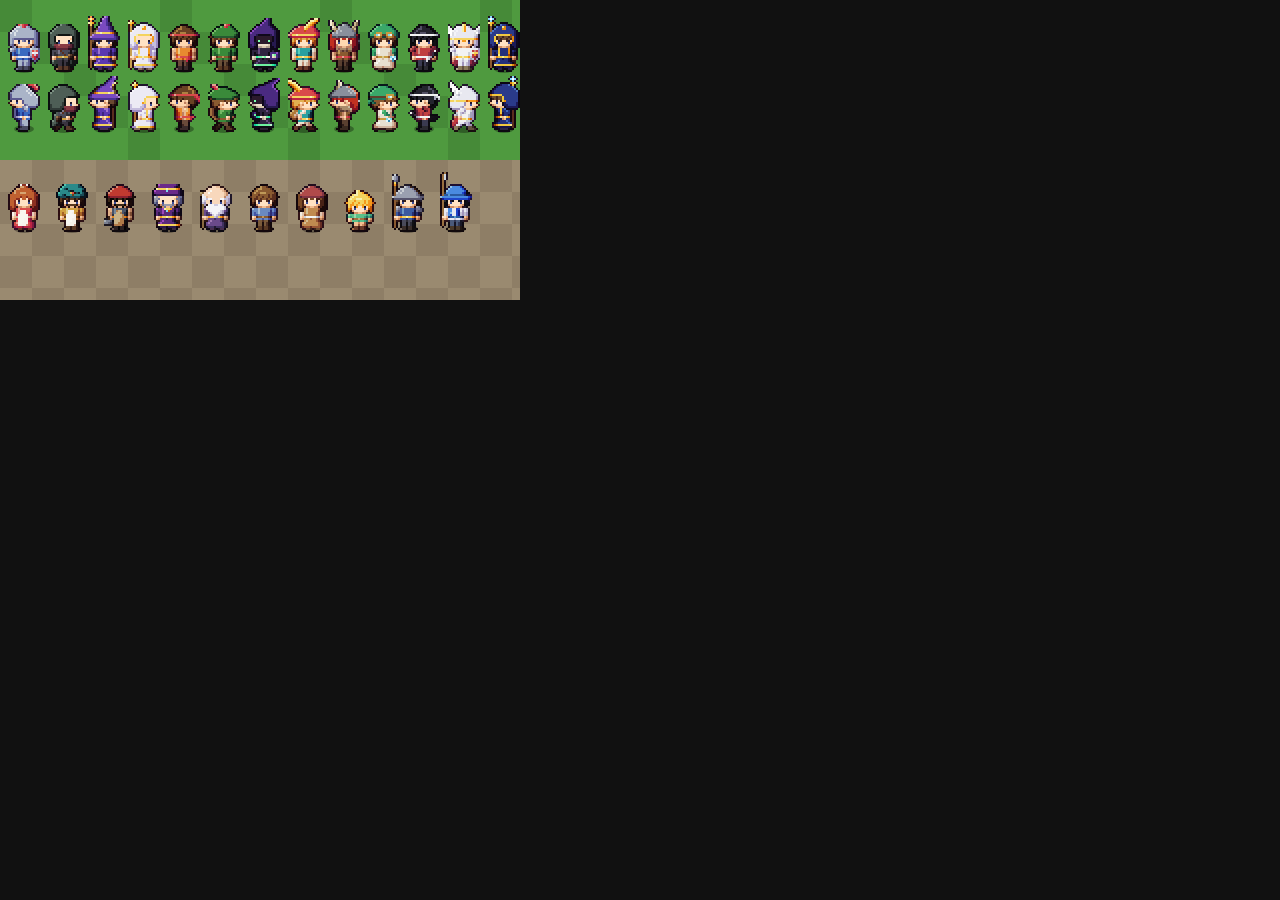
<file: tools/walkscene.html>
<!doctype html><body style="background:#111;margin:0"><canvas id=c width=520 height=300></canvas>
<script type=module>
// Real-size check: every walker at the game's 2x scale on a grass/cobble strip, standing on tile bottoms with the game's shadow.
import * as W from '../src/walkers.js';
import { JOBS } from '../src/data.js';
import { NPC_STYLE } from '../src/art2.js';
const c=document.getElementById('c'),x=c.getContext('2d'); x.imageSmoothingEnabled=false; const TS=32;
for(let y=0;y<10;y++)for(let X=0;X<17;X++){x.fillStyle=(y>4)?((X+y)%2?'#9a8a70':'#8e7e66'):((X*7+y*3)%5?'#4f9a3f':'#468a38');x.fillRect(X*TS,y*TS,TS,TS);}
const stand=(img,X,Y)=>{const h=img.height*(TS/16);x.fillStyle='rgba(0,0,0,.32)';x.beginPath();x.ellipse(X+TS/2,Y+TS-3,10,4,0,0,7);x.fill();x.drawImage(img,X,Y+TS-h,TS,h);};
const f=+(new URLSearchParams(location.search).get('f')||0);
Object.keys(JOBS).forEach((j,i)=>stand(W.walker(j,['down','right','up','left'][Math.floor(i/12*4)%4]==='x'?'down':'down',f),8+i*40,40));
Object.keys(JOBS).forEach((j,i)=>stand(W.walker(j,i%2?'right':'left',(i+f)%4),8+i*40,100));
Object.keys(NPC_STYLE).forEach((n,i)=>stand(W.npcWalker(n,'down',0),8+i*48,200));
document.title='ready';
</script>
</file>
<file: style.css>
/* =====================================================================
   GEMFORGE CHRONICLES: 16-bit UI skin
   FF-blue banded windows inside bevelled silver 9-slice frames (art from src/uiart.js),
   Press Start 2P text, the white glove cursor, a pixel icon set and pixel gauges.
   ===================================================================== */
@font-face{font-family:"Press Start 2P";src:url("assets/pressstart2p-latin.woff2") format("woff2");font-display:swap}
:root{
  --t:#f8f8f8;--dim:#a8b4f8;--gold:#f8d878;--yel:#f8f858;--red:#ff7070;--grn:#70ec90;--mpc:#8cc4ff;
  --ink:#0c0c24;--shadow:1px 1px 0 #000,2px 2px 0 rgba(0,0,0,.55);
  --band:linear-gradient(180deg,#4a68f0 0 8%,#4260e8 8% 17%,#3a58de 17% 26%,#3450d4 26% 35%,#2e48c8 35% 44%,#2a42bc 44% 53%,#253bb0 53% 62%,#2134a4 62% 71%,#1d2e98 71% 80%,#19288c 80% 89%,#152280 89%);
  --winbg:var(--dither),var(--band);
  /* fallbacks until uiart.js installs the real art */
  --frame:none;--frame-orn:none;--frame-gold:none;--frame-red:none;--inset:none;--chip:none;--chip-on:none;--dither:none;
}
*{box-sizing:border-box}
html,body{height:100%}
body{margin:0;background:#000;color:var(--t);font:11px/1.75 "Press Start 2P",ui-monospace,Menlo,monospace;letter-spacing:0;
  overscroll-behavior:none;-webkit-text-size-adjust:100%;-webkit-tap-highlight-color:transparent;touch-action:manipulation;-webkit-touch-callout:none;-webkit-user-select:none;user-select:none;-webkit-font-smoothing:none}
p{margin:6px 0}
b{font-weight:normal;color:#fff}
small{font-size:8px;color:var(--dim);line-height:1.7}
.dim{color:var(--dim)}.gold{color:var(--gold)}.bad{color:var(--red)}.good{color:var(--grn)}
.grow{flex:1}
.px,.gi,.ic,img{image-rendering:pixelated}

/* ---------- icons ---------- */
.ic{display:inline-block;flex:none;width:16px;height:16px;background:no-repeat center/100% 100%;vertical-align:-3px;font-style:normal}
.ic.x2{width:32px;height:32px}
.ic.st{width:16px;height:16px;margin-left:1px}
.gi{width:20px;height:20px;vertical-align:-5px;margin-right:2px}

/* ---------- windows ---------- */
.win,.pane,#hud,#toast,#banner{border:8px solid transparent;border-image:var(--frame) 8 stretch;background:var(--winbg);background-clip:padding-box;border-radius:6px;
  box-shadow:0 4px 0 rgba(0,0,0,.45);color:var(--t);text-shadow:var(--shadow)}
.win{max-width:620px;margin:0 auto;padding:10px 12px;border-image-source:var(--frame-orn)}
.pane{padding:8px 10px;margin:0 0 8px}
.win.multi{background:none;border:0;box-shadow:none;padding:0;border-radius:0;border-image:none}
.win.gold{border-image-source:var(--frame-gold)}
.win.red{border-image-source:var(--frame-red);--band:linear-gradient(180deg,#6a2a5a 0 12%,#5a2252 12% 25%,#4c1c48 25% 38%,#40183e 38% 50%,#341434 50% 62%,#2a102c 62% 75%,#200c22 75% 88%,#18081a 88%)}
.card{border:4px solid transparent;border-image:var(--inset) 4 stretch;background:rgba(4,8,48,.42);background-clip:padding-box;padding:8px 10px;margin:8px 0}
.card.done{background-color:rgba(10,60,40,.4)}.card.done>b:first-child{color:var(--grn)}
h2,h3{font-family:inherit;font-weight:normal}
h2{display:flex;align-items:center;gap:8px;font-size:12px;line-height:1.6;color:#fff;margin:0 0 10px;padding:0 0 8px;text-transform:uppercase;letter-spacing:.02em;
  background:linear-gradient(90deg,rgba(255,255,255,.55) 50%,transparent 0) left bottom/4px 2px repeat-x}
h2 .ic{width:16px;height:16px}
h3{display:flex;align-items:center;gap:8px;font-size:9px;line-height:1.6;color:var(--gold);letter-spacing:.04em;margin:14px 0 6px;text-transform:uppercase}
h3::after{content:"";flex:1;height:2px;background:linear-gradient(90deg,rgba(248,216,120,.55) 50%,transparent 0) 0 0/4px 2px repeat-x}
.row{display:flex;gap:4px 6px;flex-wrap:wrap;align-items:center;margin:4px 0}
.col{display:flex;flex-direction:column;gap:6px}
.foot{display:flex;justify-content:flex-end;gap:6px;margin-top:8px}

/* ---------- buttons: menu text with the glove cursor ---------- */
button{font:inherit;font-size:11px;line-height:1.5;background:none;border:0;border-radius:0;color:var(--t);text-shadow:var(--shadow);padding:8px 8px 8px 30px;min-height:40px;
  position:relative;text-align:left;cursor:pointer;touch-action:manipulation;text-transform:uppercase}
button::before{content:"";position:absolute;left:4px;top:50%;width:21px;height:21px;margin-top:-11px;background:var(--hand) center/contain no-repeat;image-rendering:pixelated;visibility:hidden;animation:glove .5s steps(2) infinite}
@keyframes glove{50%{transform:translateX(-2px)}}
button:focus{background:linear-gradient(90deg,rgba(255,255,255,.13),rgba(255,255,255,.04) 80%,transparent);outline:none;box-shadow:none}
button:focus::before,button.sel::before{visibility:visible}
/* hover highlights only where a real pointer exists: on touch a tapped button would stay lit (a second hand cursor) */
@media (hover:hover){button:hover:not(:disabled){background:linear-gradient(90deg,rgba(255,255,255,.13),rgba(255,255,255,.04) 80%,transparent);outline:none;box-shadow:none}button:hover:not(:disabled)::before{visibility:visible}}
button.sel:not(:focus):not(:hover)::before{visibility:hidden}
button:disabled{color:#7884cc;cursor:default}
button:disabled .ic,button:disabled img{opacity:.45}
button.primary{color:var(--yel)}button.sel{color:var(--yel)}button.danger{color:var(--red)}
button.two{text-transform:none}
button .ic{margin-right:8px}
[data-act]:focus{outline:none}
/* chip buttons: small raised plates for row actions (buy, select, equip...) */
.chipbtn,.slot>button,.slot .col>button,.shoptabs>button,.opts button,.navbtn{min-height:40px;padding:6px 10px;text-align:center;border:4px solid transparent;border-image:var(--chip) 4 stretch;
  background:linear-gradient(180deg,#5a78f8,#2c44c8 55%,#2238a8);background-clip:padding-box;border-radius:3px;font-size:9px;white-space:nowrap;flex:none}
.chipbtn::before,.slot>button::before,.slot .col>button::before,.shoptabs>button::before,.opts button::before,.navbtn::before{display:none}
.chipbtn:focus,.slot>button:focus,.slot .col>button:focus,.shoptabs>button:focus,.opts button:focus,.navbtn:focus{
  border-image-source:var(--chip-on);background:linear-gradient(180deg,#7a94ff,#3a54dc 55%,#2a40b8);background-clip:padding-box;color:var(--yel)}
@media (hover:hover){.chipbtn:hover:not(:disabled),.slot>button:hover:not(:disabled),.slot .col>button:hover:not(:disabled),.shoptabs>button:hover:not(:disabled),.opts button:hover,.navbtn:hover{border-image-source:var(--chip-on);background:linear-gradient(180deg,#7a94ff,#3a54dc 55%,#2a40b8);background-clip:padding-box;color:var(--yel)}}
.slot>button:disabled,.slot .col>button:disabled,.chipbtn:disabled{background:linear-gradient(180deg,#4a5490,#2a3068);background-clip:padding-box;color:#8a92c8}
.slot>button.primary,.slot .col>button.primary,.shoptabs>button.sel{color:var(--yel);border-image-source:var(--chip-on)}
.slot .col>button.danger{color:#fff;background:linear-gradient(180deg,#e05060,#901830);background-clip:padding-box}
.chipbtn .ic,.slot>button .ic{margin-right:4px}

/* ---------- lists ---------- */
.slot{display:flex;gap:10px;align-items:center;padding:8px 2px;margin:0;background:linear-gradient(90deg,rgba(255,255,255,.3) 50%,transparent 0) left bottom/4px 2px repeat-x}
.slot:last-of-type{background:none}
.slot.sel{background-color:rgba(255,255,255,.08)}
.slot .t{flex:1;min-width:0;line-height:1.8}
.slot .t>b{display:block}
.lead .ic{width:32px;height:32px}
.slot small{display:block;margin-top:2px}
.lead{flex:none;width:32px;height:32px;display:grid;place-items:center}
.chip{display:inline-flex;align-items:center;gap:3px;background:rgba(0,0,50,.6);border:1px solid rgba(255,255,255,.7);box-shadow:0 0 0 1px #000;border-radius:2px;font-size:8px;line-height:1.5;padding:1px 6px 1px 2px;margin:1px 2px;color:#fff;vertical-align:middle}
.chip .gi{width:20px;height:20px;margin:0}
.chip.tag{padding:1px 6px}
.stats{display:grid;grid-template-columns:repeat(3,minmax(0,1fr));gap:4px 10px;font-size:9px;margin:8px 0}
.stats span{display:flex;justify-content:space-between}.stats b{color:var(--gold)}
.delta{font-size:8px;display:flex;gap:8px;flex-wrap:wrap;margin-top:2px}.delta .up{color:var(--grn)}.delta .down{color:var(--red)}
.price{display:inline-flex;align-items:center;gap:4px}

/* ---------- gauges ---------- */
.bar{position:relative;height:6px;margin:4px 2px 3px;background:#08082a;box-shadow:0 0 0 1px #000,0 0 0 2px #8088c0,0 0 0 3px #000}
.bar>i{display:block;height:100%;background:linear-gradient(#d8ffc0 0 34%,#50dc68 34% 70%,#1e9a3c 70%)}
.bar.hp.mid>i{background:linear-gradient(#fff8c0 0 34%,#f8d040 34% 70%,#b08818 70%)}
.bar.hp.low>i{background:linear-gradient(#ffd0c8 0 34%,#f85040 34% 70%,#a01c20 70%)}
.bar.mp>i{background:linear-gradient(#d0f0ff 0 34%,#58a8ff 34% 70%,#2058c8 70%)}
.bar.xp>i{background:linear-gradient(#fff0ff 0 34%,#d080ff 34% 70%,#7030b0 70%)}
.bar::after{content:"";position:absolute;inset:0;background:repeating-linear-gradient(90deg,transparent 0 5px,rgba(0,0,0,.35) 5px 6px)}

/* ---------- portraits ---------- */
.face{display:inline-grid;place-items:center;flex:none;border:4px solid transparent;border-image:var(--inset) 4 stretch;background:radial-gradient(circle at 50% 35%,#5a78f0,#1a2490 75%);background-clip:padding-box;line-height:0}
.face img{width:36px;height:36px;display:block}
.face.sm img{width:18px;height:18px}
.face.lg img{width:54px;height:54px}
.face.ko img{filter:grayscale(1) brightness(.6)}

/* ===== app layout (iPhone-first) ===== */
#app{position:relative;display:flex;flex-direction:column;gap:6px;height:100%;max-width:960px;margin:0 auto;
  padding:max(6px,env(safe-area-inset-top)) max(8px,env(safe-area-inset-right)) max(6px,env(safe-area-inset-bottom)) max(8px,env(safe-area-inset-left))}
.framed #app{padding-top:6px;padding-bottom:6px}
#hud{display:flex;gap:8px;align-items:center;flex:none;padding:0 4px 0 8px;font-size:10px;min-height:0;border-width:4px;border-image:var(--chip) 4 stretch;border-radius:4px}
#hud .hint{color:var(--dim);font-size:8px;white-space:nowrap}
.hudloc,.hudgold{display:flex;align-items:center;gap:6px;min-width:0}
.hudloc:has(#loc:empty),.hudgold:has(#gold:empty){visibility:hidden}
#loc{font-size:9px;text-transform:uppercase;overflow:hidden;text-overflow:ellipsis;white-space:nowrap;min-width:0}
#gold{color:var(--gold);white-space:nowrap;font-size:9px}
#hud button{padding:2px 6px;min-height:34px;min-width:40px;text-align:center;display:grid;place-items:center}
#hud button::before{display:none}
#hud button .ic{width:24px;height:24px;margin:0}
#play{flex:1;min-height:0;display:grid;grid-template-columns:auto minmax(0,1fr);grid-template-rows:minmax(0,1fr) auto;grid-template-areas:"view view" "padL padR";gap:6px}
#view{grid-area:view;position:relative;min-width:0;min-height:0;background:#000;border:2px solid #000;box-shadow:0 0 0 2px #8088c0;border-radius:4px;overflow:hidden}
#view canvas{position:absolute;inset:0;width:100%;height:100%;object-fit:contain;image-rendering:pixelated;touch-action:none;display:block}
#view canvas.shake{animation:mapshake .4s}
@keyframes mapshake{0%,100%{transform:none}15%{transform:translate(-6px,3px)}30%{transform:translate(6px,-4px)}45%{transform:translate(-5px,-3px)}60%{transform:translate(4px,4px)}80%{transform:translate(-2px,1px)}}
#padL{grid-area:padL;justify-content:flex-start}#padR{grid-area:padR;justify-content:flex-end}
.pad{display:none;align-items:center;padding:2px 6px 4px}

/* ---------- touch controls: slide d-pad + SNES-style A/B cluster ---------- */
.cross{display:grid;grid-template-columns:repeat(3,64px);grid-template-rows:repeat(3,64px);grid-template-areas:". up ." "left . right" ". down .";touch-action:none;position:relative}
.cross [data-d=up]{grid-area:up}.cross [data-d=left]{grid-area:left}.cross [data-d=right]{grid-area:right}.cross [data-d=down]{grid-area:down}
.cross button{display:grid;place-items:center;padding:0;font-size:22px;touch-action:none;pointer-events:none;text-align:center;border:4px solid transparent;border-image:var(--chip) 4 stretch;
  background:linear-gradient(180deg,#4a62e0,#1c2a98);background-clip:padding-box;border-radius:8px;box-shadow:0 3px 0 rgba(0,0,0,.5)}
.cross button::before{display:none}
.cross button .ic{width:32px;height:32px;margin:0}
.cross button.on{background:linear-gradient(180deg,#9aacff,#3a50e0);background-clip:padding-box;border-image-source:var(--chip-on);transform:translateY(2px);box-shadow:0 1px 0 rgba(0,0,0,.5),0 0 14px rgba(150,170,255,.7)}
.cross .nub{grid-row:2;grid-column:2;margin:14px;border-radius:50%;background:radial-gradient(circle at 40% 35%,#4a5cd0,#101860);border:2px solid #c8cce4;box-shadow:0 0 0 2px #000;pointer-events:none}
#padR{flex-direction:column;gap:8px 12px;grid-template-columns:auto auto;grid-template-areas:"map ." "b a";align-items:end;justify-items:center;justify-content:end;align-content:center}
#padR .round{width:76px;height:76px;border-radius:50%;padding:0;font-size:24px;line-height:1;display:flex;flex-direction:column;align-items:center;justify-content:center;gap:2px;text-align:center;touch-action:none;
  border:3px solid #0c0c24;box-shadow:inset 0 3px 0 rgba(255,255,255,.45),inset 0 -4px 0 rgba(0,0,0,.35),0 0 0 2px #c8cce4,0 0 0 4px #0c0c24,0 4px 0 4px rgba(0,0,0,.4);color:#fff;text-shadow:2px 2px 0 #000}
#padR .round::before{display:none}
#padR .round small{color:#fff;font-size:7px;letter-spacing:.04em;text-shadow:1px 1px 0 #000}
#padR .mapb{grid-area:map;width:52px;height:52px;align-self:start;border-radius:12px;background:linear-gradient(180deg,#4a62e0,#1c2a98)}
#padR .mapb .ic{width:24px;height:24px}
#padR .bbtn{grid-area:b;width:66px;height:66px;font-size:20px;margin-bottom:-6px;background:radial-gradient(circle at 40% 30%,#ffe48a,#e0a830 55%,#9a6810)}
#padR .abtn{grid-area:a;width:84px;height:84px;font-size:26px;margin-bottom:14px;background:radial-gradient(circle at 40% 30%,#ff9aa8,#e0485e 55%,#8a1a34)}
#padR .round:active{filter:brightness(1.3);transform:scale(.93)}
.pad button:active{transform:scale(.96)}
@media (pointer:coarse),(max-width:760px){.pad{display:flex}#padR{display:grid}#hud .hint{display:none}button{min-height:44px}#hud button{min-height:40px;min-width:44px}}
@media (pointer:coarse) and (orientation:portrait){#hud button{min-height:40px}}
@media (pointer:coarse) and (orientation:landscape){#hud button{min-height:36px}}
/* phones held sideways: pads flank the map */
@media (orientation:landscape) and (max-height:520px){
  #play{grid-template-columns:auto minmax(0,1fr) auto;grid-template-rows:minmax(0,1fr);grid-template-areas:"padL view padR"}
  .cross{grid-template-columns:repeat(3,52px);grid-template-rows:repeat(3,52px)}
  .cross button .ic{width:24px;height:24px}
  #padR .round{width:62px;height:62px}
  #padR .mapb{width:44px;height:44px}#padR .bbtn{width:56px;height:56px}#padR .abtn{width:70px;height:70px;margin-bottom:10px}
  #hud{padding:0 6px}#hud button{min-height:36px;min-width:44px}
  .win{padding:6px 8px}
}
@media (pointer:coarse) and (min-width:700px) and (min-height:700px){ /* iPad */
  .cross{grid-template-columns:repeat(3,78px);grid-template-rows:repeat(3,78px)}
  #padR .mapb{width:62px;height:62px}#padR .bbtn{width:82px;height:82px;font-size:24px}#padR .abtn{width:104px;height:104px;font-size:32px}
}
@media (pointer:coarse) and (orientation:landscape) and (min-height:521px){ /* iPad sideways: full-width map, controls float over its lower corners */
  #play{grid-template-columns:minmax(0,1fr);grid-template-rows:minmax(0,1fr);grid-template-areas:"view";position:relative}
  #padL,#padR{position:absolute;bottom:18px;z-index:3;opacity:.9}#padL{left:18px}#padR{right:18px}
}
@media (hover:hover) and (pointer:fine){#app{padding-top:10px;padding-bottom:10px}}

/* ---------- overlay ---------- */
#overlay{display:none;position:fixed;inset:0;z-index:5;overflow:auto;overscroll-behavior:contain;-webkit-overflow-scrolling:touch;background:rgba(0,0,8,.8);
  padding:max(10px,env(safe-area-inset-top)) max(10px,env(safe-area-inset-right)) max(14px,env(safe-area-inset-bottom)) max(10px,env(safe-area-inset-left))}
#overlay.on{display:block}
.framed #overlay{padding-top:10px;padding-bottom:14px}
.win{touch-action:pan-y}
.win button,.win .slot{touch-action:manipulation}
/* open: the window unrolls from its middle line in a few hard steps, SNES style */
.win.anim{animation:winopen .15s steps(5,end)}
.win.multi.anim{animation:none}.win.multi.anim>*>.pane,.win.multi.anim>.pane{animation:winopen .15s steps(5,end)}
@keyframes winopen{from{clip-path:inset(46% 0 46% 0)}to{clip-path:inset(0 0 0 0)}}
.ghost{position:fixed;inset:0;z-index:6;pointer-events:none;overflow:hidden;animation:ghostbg .13s steps(4,end) forwards}
.ghost .win,.ghost .pane{animation:winclose .13s steps(4,end) forwards}
.ghost .win.multi{animation:none}
@keyframes winclose{to{clip-path:inset(50% 0 50% 0)}}
@keyframes ghostbg{to{background:transparent}}

/* ---------- title ---------- */
#overlay.title{display:flex;flex-direction:column;align-items:center;justify-content:flex-end;background:linear-gradient(transparent 55%,rgba(0,0,10,.75))}
#overlay.title .win{margin:0 0 3vh;width:min(100%,300px);padding:10px 12px 8px}
.tagline{font-size:8px;line-height:1.9;color:var(--dim);text-align:center;margin:0 0 6px;padding:0 0 8px;background:linear-gradient(90deg,rgba(255,255,255,.45) 50%,transparent 0) left bottom/4px 2px repeat-x}
.titlecmd{display:flex;flex-direction:column}
.titlecmd button{width:100%;font-size:11px}
.ver{font-size:8px;color:#8a92c8;text-align:center;margin:0 0 2vh;text-shadow:1px 1px 0 #000}

/* ---------- main menu ---------- */
.menugrid{display:grid;grid-template-columns:1fr;gap:0 8px}
.menuside{display:contents}.menucmd{order:1}.menuparty{order:2}.menuinfo{order:3}
.menucmd .cmdlist{display:grid;grid-template-columns:1fr 1fr;gap:0 4px}
.menucmd .cmdlist button{padding-left:28px;font-size:10px;display:flex;align-items:center;white-space:nowrap}
.menuinfo{display:grid;grid-template-columns:auto 1fr;gap:2px 10px;font-size:9px;align-items:center}
.menuinfo span:nth-child(even){text-align:right}
.menuinfo .g{color:var(--gold);display:flex;align-items:center;gap:6px}
.menuparty{padding:4px 8px}
.menuparty button.hero{display:flex;gap:10px;align-items:center;width:100%;padding:6px 4px 6px 28px;min-height:58px;text-transform:uppercase;
  background:linear-gradient(90deg,rgba(255,255,255,.3) 50%,transparent 0) left bottom/4px 2px repeat-x}
.menuparty button.hero:last-child{background-image:none}
.menuparty button.hero:focus{background:linear-gradient(90deg,rgba(255,255,255,.13),rgba(255,255,255,.03) 80%,transparent)}
@media (hover:hover){.menuparty button.hero:hover{background:linear-gradient(90deg,rgba(255,255,255,.13),rgba(255,255,255,.03) 80%,transparent)}}
.hinfo{display:grid;grid-template-columns:1fr 1fr;gap:0 12px;flex:1;min-width:0;font-size:10px;line-height:1.55}
.hinfo .hn{white-space:nowrap;overflow:hidden;text-overflow:ellipsis}
.hinfo .hl{color:var(--gold);font-size:9px;text-align:right}
.hinfo .hj{grid-column:1/-1;color:var(--dim);font-size:8px}
.hinfo .hh,.hinfo .hm{font-size:8px;line-height:1.4;margin-top:2px}
.hinfo .hh b,.hinfo .hm b{font-size:9px}
.hinfo .hh.mid b{color:var(--yel)}.hinfo .hh.low b{color:var(--red)}
#msg:not(:empty){font-size:9px}
@media (min-width:640px){
  .menugrid{grid-template-columns:minmax(0,1fr) 210px;align-items:start}
  .menuside{display:flex;flex-direction:column;grid-column:2;grid-row:1}.menuparty{grid-column:1;grid-row:1}
  .menucmd .cmdlist{grid-template-columns:1fr}
}

/* ---------- shops & services ---------- */
.shophead{display:flex;align-items:center;gap:10px;margin:0 0 8px;flex-wrap:wrap}
.shophead .shoptabs{display:flex;gap:6px;flex:1}
.shoptabs>button{min-width:72px}
.gilbox{display:flex;align-items:center;justify-content:space-between;gap:10px;color:var(--gold);font-size:10px}
.shophead .gilbox{border:4px solid transparent;border-image:var(--inset) 4 stretch;background:rgba(4,8,48,.45);background-clip:padding-box;padding:4px 10px;min-height:40px}
.npc{display:flex;gap:12px;align-items:flex-start;margin:4px 0 8px}
.npc p{margin:0;flex:1;line-height:1.9}
.npc .face img{width:48px;height:48px}
.who{display:flex;gap:2px;margin-top:4px;flex-wrap:wrap;align-items:center}
.who .face img{width:18px;height:18px}.who .face{border-width:2px;border-image-width:2px}
.who .face.no{opacity:.35;filter:grayscale(1)}

/* ---------- dialogue ---------- */
#overlay.say{background:transparent;display:flex;align-items:flex-end;justify-content:center;pointer-events:none}
#overlay.say .win{pointer-events:auto;width:100%;max-width:640px;margin:0;margin-bottom:calc(var(--padh,0px) + max(14px,env(safe-area-inset-bottom,0px)))}
.saybox{display:flex;gap:10px;align-items:flex-start}
.saybox .face img{width:48px;height:48px}
.saybody{flex:1;min-width:0}
.sayname{color:var(--yel);font-size:10px;margin:0 0 4px;text-transform:uppercase}
.saytext{min-height:5.4em;line-height:1.9;font-size:11px;cursor:pointer}
.more{display:inline-block;visibility:hidden;margin-left:6px;width:10px;height:8px;vertical-align:0;background:linear-gradient(135deg,transparent 50%,var(--yel) 0) 0 0/5px 8px no-repeat,linear-gradient(225deg,transparent 50%,var(--yel) 0) 5px 0/5px 8px no-repeat;font-size:0}
.more.on{visibility:visible;animation:blink .8s steps(2) infinite}
@keyframes blink{50%{opacity:0}}
.sayrow{margin-top:4px;display:flex;justify-content:flex-end;flex-wrap:wrap;gap:0 6px}.sayrow.hidden{display:none}

/* ---------- build / gems ---------- */
.buildhead{display:flex;align-items:center;gap:8px;margin:0 0 6px}
.buildhead .who2{flex:1;display:flex;align-items:center;gap:10px;min-width:0}
.buildhead .nm{font-size:12px;text-transform:uppercase}.buildhead .lv{font-size:9px;color:var(--gold)}
.navbtn{width:44px;padding:0}
.navbtn .ic{margin:0}
.jobrow{display:flex;justify-content:space-between;align-items:center;gap:8px;margin:2px 0}
.jobrow>span{display:flex;align-items:center;gap:8px}
.jobrow .face img{width:18px;height:18px}
.jobrow>button{min-height:40px;padding:6px 10px;text-align:center;border:4px solid transparent;border-image:var(--chip) 4 stretch;background:linear-gradient(180deg,#5a78f8,#2c44c8 55%,#2238a8);background-clip:padding-box;font-size:9px}
.jobrow>button::before{display:none}
.jobrow>button:disabled{background:linear-gradient(180deg,#4a5490,#2a3068);background-clip:padding-box}
.expline{display:flex;align-items:center;gap:8px;font-size:8px;color:var(--dim)}
.expline .bar{flex:1}
.skillpick{display:grid;grid-template-columns:repeat(auto-fill,minmax(230px,1fr));gap:0 6px}
.skillpick button{display:flex;align-items:center;justify-content:space-between;gap:6px}
.skillpick button small{margin:0}

/* ---------- journal, bestiary, options ---------- */
.grid{display:grid;grid-template-columns:repeat(auto-fill,minmax(170px,1fr));gap:0 8px}
.beast{display:flex;flex-direction:column;gap:2px;font-size:9px}
.beast .bh{display:flex;align-items:center;gap:8px}
.beast .bimg{flex:none;width:52px;height:52px;display:grid;place-items:center;border:4px solid transparent;border-image:var(--inset) 4 stretch;background:radial-gradient(#3a4ab0,#0e1450);background-clip:padding-box}
.beast .bimg img{max-width:44px;max-height:44px}
.beast .bn{font-size:10px}
.opt{margin:8px 0}.opt label{display:flex;justify-content:space-between;font-size:9px}
.opt input[type=range]{width:100%;height:28px;accent-color:#f8d878;margin:4px 0}
.opts{display:grid;grid-template-columns:repeat(auto-fill,minmax(160px,1fr));gap:6px}
.opts button{display:flex;flex-direction:column;justify-content:center;align-items:flex-start;gap:3px;text-align:left}
.opts button b{color:var(--yel)}
.controls{display:grid;grid-template-columns:repeat(auto-fit,minmax(180px,1fr));gap:2px 12px;font-size:8px}
.credits{height:150px;overflow:hidden;margin:8px 0;text-align:center;mask-image:linear-gradient(transparent,#000 15%,#000 85%,transparent);-webkit-mask-image:linear-gradient(transparent,#000 15%,#000 85%,transparent)}
.credits .roll{animation:roll 34s linear forwards;padding-top:150px}
.credits .roll div{line-height:1.9;font-size:10px}.credits .roll .h{font-size:11px;color:var(--gold);margin-top:6px}
@keyframes roll{from{transform:translateY(0)}to{transform:translateY(-120%)}}
canvas.framed{display:block;width:100%;border:4px solid transparent;border-image:var(--inset) 4 stretch;background:#05070f;background-clip:padding-box}

/* ---------- victory / defeat ---------- */
.vhead{display:flex;justify-content:center;align-items:center;gap:10px;font-size:14px;color:var(--yel);padding:4px 0 10px;text-transform:uppercase;
  background:linear-gradient(90deg,rgba(255,255,255,.5) 50%,transparent 0) left bottom/4px 2px repeat-x;margin-bottom:8px}
.vhead h2{margin:0;padding:0;background:none;font-size:14px;color:var(--yel)}
.spoils{display:flex;justify-content:center;gap:18px;font-size:10px;margin:4px 0 8px}
.spoils span{display:flex;align-items:center;gap:6px}
.vparty{display:grid;grid-template-columns:repeat(auto-fill,minmax(160px,1fr));gap:4px 10px;margin:4px 0 8px}
.vp{display:flex;gap:8px;align-items:center;font-size:9px}
.vp .vi{flex:1;min-width:0}
.vp .face img{width:18px;height:18px}
.vlines div{font-size:9px;line-height:1.9;padding:1px 0}
.vlines .ic{vertical-align:-3px}

/* ---------- toast & banner ---------- */
#toast{border-width:4px;border-image:var(--chip) 4 stretch;position:absolute;left:50%;top:calc(env(safe-area-inset-top,0px) + 124px);transform:translate(-50%,-10px);padding:6px 10px;font-size:9px;line-height:1.6;opacity:0;pointer-events:none;
  transition:opacity .2s steps(3),transform .2s steps(3);z-index:30;width:max-content;max-width:min(92%,380px);text-align:center}
#toast.on{opacity:1;transform:translate(-50%,0)}
#toast .ic{margin-right:6px}
body:has(#overlay.on) #toast{top:auto;bottom:calc(env(safe-area-inset-bottom,0px) + 10px);z-index:9;position:fixed}
#banner{position:absolute;left:50%;top:10px;transform:translateX(-50%);font-size:10px;line-height:1.5;color:#fff6c0;padding:6px 14px;opacity:0;pointer-events:none;white-space:nowrap;text-transform:uppercase;border-image-source:var(--frame-orn)}
#banner.show{animation:banner 2.4s steps(30,end)}
@keyframes banner{0%{opacity:0;transform:translate(-50%,-10px)}10%{opacity:1;transform:translate(-50%,0)}80%{opacity:1}100%{opacity:0}}

/* =====================================================================
   BATTLE: stage in a silver frame, message box over it, SNES command + party windows below
   ===================================================================== */
#overlay:has(.win.battle){background:#000}
.win.battle{max-width:620px;padding:0;display:block;background:none;border:0;border-image:none;box-shadow:none}
.battle .bl,.battle .br{min-width:0}
.battle .order{display:flex;align-items:center;gap:3px;margin:0 0 4px;font-size:8px;flex-wrap:wrap;min-height:30px}
.battle .order .olab{color:var(--dim);margin-right:4px}
.battle .order img{width:26px;height:26px;border:2px solid #000;box-shadow:0 0 0 2px #4a58a8;background:#0a1050;border-radius:2px}
.battle .order img.big{width:30px;height:30px}
.battle .order img.o-p{box-shadow:0 0 0 2px #6a9aff}.battle .order img.o-e{box-shadow:0 0 0 2px #d05060}
.battle .order img.cur{box-shadow:0 0 0 2px #ffd25a,0 0 8px 2px #ffd25a}
.battle .stagewrap{position:relative;border:8px solid transparent;border-image:var(--frame) 8 stretch;background:#000;background-clip:padding-box;border-radius:6px}
.battle canvas.stage{display:block;width:100%;image-rendering:pixelated;background:#000}
.battle .bmsg{position:absolute;left:4px;right:4px;top:4px;padding:5px 8px;font-size:9px;line-height:1.7;border:4px solid transparent;border-image:var(--chip) 4 stretch;background:var(--winbg);background-clip:padding-box;pointer-events:none;text-shadow:var(--shadow)}
.battle .bmsg div{display:-webkit-box;-webkit-line-clamp:4;-webkit-box-orient:vertical;overflow:hidden}
.battle .bmsg .ic{margin-right:4px}
.autobtn{margin-left:auto;font-size:8px;padding:2px 8px;min-height:28px;border:4px solid transparent;border-image:var(--chip-on) 4 stretch;background:linear-gradient(#5a78f8,#2238a8);background-clip:padding-box;color:var(--yel);text-align:center}
.autobtn::before{display:none}
.autobtn:not(.on){border-image-source:var(--chip);background:linear-gradient(#4a62e0,#1c2a98);background-clip:padding-box;color:var(--t)} /* off: a plain plate; on: lit and yellow */
.battle .logtoggle{position:absolute;right:4px;bottom:4px;font-size:8px;min-height:24px;padding:2px 6px;border:4px solid transparent;border-image:var(--chip) 4 stretch;background:linear-gradient(#4a62e0,#1c2a98);background-clip:padding-box;opacity:.9}
.battle .logtoggle::before{display:none}
.battle .logtoggle::after{content:"";position:absolute;inset:-9px -6px} /* a fatter thumb target than the 44x24 it draws */
.battle .logwrap{margin:6px 0}
.battle .log{border:8px solid transparent;border-image:var(--frame) 8 stretch;background:var(--winbg);background-clip:padding-box;height:260px;padding:6px 8px;font-size:9px;line-height:1.75;overflow:auto;text-shadow:var(--shadow)}
.battle .log .ic{margin-right:4px}
.battle .br{display:grid;grid-template-columns:minmax(0,1fr) minmax(0,1.05fr);gap:6px;align-items:stretch;margin-top:6px}
.battle .pane{margin:0;padding:6px 6px;border-image-source:var(--frame)}
.battle .cmdwin{min-height:150px}
.cmdhead{display:flex;align-items:center;gap:6px;color:var(--yel);font-size:10px;margin:0 0 4px 2px;text-transform:uppercase}
.cmdhead .face img{width:18px;height:18px}.cmdhead .face{border-width:2px;border-image-width:2px}
.cmdlist{display:flex;flex-direction:column}
.cmdlist button{display:flex;align-items:center;padding:4px 4px 4px 26px;min-height:40px;font-size:10px;width:100%}
.cmdlist button .ic{margin-right:6px}
.cmdlist button.two{flex-direction:column;align-items:stretch;padding-top:6px;padding-bottom:6px}
.cmdlist button .sk{display:flex;align-items:center;gap:6px}.cmdlist button .sk b{flex:1;min-width:0;overflow:hidden;text-overflow:ellipsis;white-space:nowrap}
.cmdlist button i:not(.ic){font-style:normal;color:var(--gold);margin-left:auto;padding-left:6px;font-size:9px;white-space:nowrap}
.cmdlist button small{display:block;margin-top:2px;white-space:normal;text-transform:none}
.cmdlist .dim{margin:0 0 2px 4px;font-size:8px}
.cmdlist .tw{display:inline-flex;margin-left:4px}.cmdlist .tw .ic{margin:0 1px 0 0;width:16px;height:16px}
.cmdlist .tgtname{flex:1;min-width:0;white-space:normal;line-height:1.1;overflow-wrap:break-word;text-align:left}
.battle .elist{display:flex;flex-direction:column;gap:6px;font-size:10px;padding:4px 2px}
.battle .er{display:grid;grid-template-columns:1fr auto;align-items:baseline;gap:0 8px}
.battle .er .en{white-space:nowrap;overflow:hidden;text-overflow:ellipsis}.battle .er .ec{color:var(--t);text-align:right}
.battle .er .ew{grid-column:1 / -1;display:flex;align-items:center;gap:2px;font-size:7px;color:var(--gold)}
.battle .er .ew .ic{margin:0}
.battle .er .ew .lab{margin:0 3px 0 6px}.battle .er .ew .lab:first-child{margin-left:0}
.partywin{padding:4px 6px}
.partywin .pm{display:grid;grid-template-columns:auto minmax(0,1fr) auto;grid-template-areas:"f n h" "f g m";gap:0 6px;align-items:center;padding:5px 2px;font-size:10px;line-height:1.4;
  background:linear-gradient(90deg,rgba(255,255,255,.25) 50%,transparent 0) left bottom/4px 2px repeat-x}
.partywin .pm:last-child{background-image:none}
.partywin .pm .face{grid-area:f}
.partywin .pm .face img{width:18px;height:18px}.partywin .pm .face{border-width:2px;border-image-width:2px}
.partywin .pn{grid-area:n;text-transform:uppercase;white-space:nowrap;overflow:hidden;display:flex;align-items:center;gap:1px}
.partywin .pn .ic{flex:none}
.partywin .ph{grid-area:h;text-align:right;white-space:nowrap}.partywin .ph small{font-size:8px}
.partywin .ph.mid{color:var(--yel)}.partywin .ph.low{color:var(--red)}
.partywin .pg{grid-area:g;min-width:0}.partywin .pg .bar{margin:3px 3px 2px}
.slot .t b .own{color:var(--gold);font-size:8px;margin-left:4px;white-space:nowrap}
.partywin .pmp{grid-area:m;color:var(--mpc);font-size:8px;text-align:right;white-space:nowrap}
/* a narrow party panel (choosing a skill or target on a small phone): drop the faces so the names fit */
.partywin{container-type:inline-size}
@container (max-width:150px){.partywin .pm{grid-template-columns:minmax(0,1fr) auto;grid-template-areas:"n h" "g m"}.partywin .pm .face{display:none}.partywin .ph{font-size:9px}.partywin .pn{font-size:8px}}
.partywin .pm.active{background-color:rgba(255,255,255,.1)}.partywin .pm.active .pn{color:var(--yel)}
.partywin .pm.dead{opacity:.5}.partywin .pm.dead .ph{color:var(--red)}
.foe.flash,.pm.flash,.er.flash{animation:hit .35s}
@keyframes hit{0%{transform:translateX(0);filter:brightness(2.2)}25%{transform:translateX(-6px)}50%{transform:translateX(6px)}100%{transform:translateX(0);filter:none}}
@media (orientation:landscape){
  .win.battle{max-width:1000px;display:grid;grid-template-columns:minmax(0,1.15fr) minmax(0,1fr);gap:8px;align-items:start}
  .battle canvas.stage{width:min(100%,calc((100vh - 120px) * 1.4545));height:auto;aspect-ratio:256/176;max-width:100%;margin:0 auto}
  .battle .br{grid-template-columns:1fr;margin-top:0}.battle .partywin{order:-1}
  .battle .log{height:calc(100vh - 140px);max-height:300px}
  .battle .cmdwin{min-height:0}
}
@media (orientation:landscape) and (max-height:520px){
  .battle .order{min-height:0;margin-bottom:2px}.battle .order img{width:20px;height:20px}.battle .order img.big{width:22px;height:22px}
  .battle .cmdlist:not(:has(.two)){display:grid;grid-template-columns:1fr 1fr}
  .battle .cmdlist:not(:has(.two))>.dim{grid-column:1/-1}
  .battle .cmdlist button{min-height:34px}
  .battle .partywin .pm{padding:2px 2px}
  .battle .pane{padding:4px 6px}
  .battle canvas.stage{width:min(100%,calc((100vh - 70px) * 1.4545))}
}
@media (max-width:400px){
  .battle .br{grid-template-columns:minmax(0,1fr) minmax(0,1.12fr)}
  .cmdlist button{font-size:9px;padding-left:24px}
  .partywin .pm{font-size:9px}
}
.dimic{opacity:.45}

/* short landscape phones: compact title, dialogue sits on the bottom edge (the pads are beside the map, not under it) */
@media (orientation:landscape) and (max-height:520px){
  #overlay.say .win{margin-bottom:max(6px,env(safe-area-inset-bottom,0px));max-width:min(640px,calc(100vw - 300px))}
  .saytext{min-height:3.8em}
  #overlay.title .tagline{display:none}
  #overlay.title .win{width:auto;margin-bottom:2vh}
  .titlecmd{flex-direction:row;gap:4px}.titlecmd button{width:auto}
  .ver{margin-bottom:1vh}
}
@media (min-width:1000px) and (min-height:700px) and (pointer:fine){.win{max-width:700px}.win.battle{max-width:1100px}}
/* ---------- prologue & party creation ---------- */
.lorewin p.lore{font-size:11px;line-height:2.1;margin:8px 2px 12px}
.crhead{display:flex;align-items:center;gap:12px;margin:0 0 4px}
.crname{flex:1;display:flex;flex-direction:column;gap:4px}
.crname input{font:inherit;font-size:13px;color:#fff;text-shadow:var(--shadow);text-transform:uppercase;background:rgba(4,8,48,.55);border:4px solid transparent;border-image:var(--inset) 4 stretch;padding:8px 10px;width:100%;min-height:44px;outline:none;-webkit-user-select:text;user-select:text}
.crname input:focus{box-shadow:0 0 0 2px var(--yel)}
.crjobs{display:grid;grid-template-columns:repeat(4,minmax(0,1fr));gap:4px}
.crjobs button{display:flex;flex-direction:column;align-items:center;gap:4px;padding:6px 2px;min-height:64px;font-size:8px;text-align:center}
.crjobs button::before{display:none}
.crjobs button.sel{background:linear-gradient(180deg,rgba(255,240,150,.22),rgba(255,240,150,.06));box-shadow:inset 0 0 0 2px var(--yel)}
.crstats{display:grid;grid-template-columns:auto 1fr auto 1fr;gap:2px 8px;align-items:center;font-size:8px;margin:8px 0 6px}
.crstats .bar{margin:0}
.crreview{display:grid;grid-template-columns:1fr;gap:2px}
.crreview button.hero{display:flex;gap:10px;align-items:center;min-height:52px;padding-left:28px}
@media (min-width:640px){.crreview{grid-template-columns:1fr 1fr}}
.crwin .card>b{display:block;font-size:11px;margin-bottom:2px}
/* callings: rank bar, stars, the heart-gem awakening */
.bar.cp>i{background:linear-gradient(#fffbe0 0 34%,#ffd040 34% 70%,#b07010 70%)}
.stars{display:inline-flex;gap:3px;vertical-align:1px;margin-left:2px;white-space:nowrap}
.stars .pip{width:5px;height:5px;transform:rotate(45deg);background:#141850;box-shadow:0 0 0 1px #8088c0}
.stars .pip.on{background:var(--gold);box-shadow:0 0 0 1px #000,inset -1px -1px 0 #b07010}
.stars.mastered .pip.on{background:var(--yel);box-shadow:0 0 0 1px #000,0 0 3px var(--yel)}
.cpg{color:var(--gold);font-size:8px;white-space:nowrap;display:flex;align-items:center;gap:4px}
.callrow .t small{line-height:1.8}
.awakewin{text-align:center}
.awakewin p.lore{margin:6px 2px 8px}
.heartgem{display:grid;place-items:center;height:84px}
.heartgem img{width:60px;height:60px;image-rendering:pixelated;animation:heartbeat 1.6s ease-in-out infinite;filter:drop-shadow(0 0 6px rgba(255,240,170,.8))}
@keyframes heartbeat{0%,100%{transform:scale(1)}12%{transform:scale(1.18)}24%{transform:scale(.96)}36%{transform:scale(1.1)}}
.awh{text-align:center}
.echoes{display:flex;justify-content:center;gap:10px;margin:6px 0 4px}
.echo{display:flex;flex-direction:column;align-items:center;gap:4px;font-size:8px;opacity:0;animation:echoin 1.4s ease-out forwards}
.echo img{width:64px;height:64px;image-rendering:pixelated}
@keyframes echoin{0%{opacity:0;filter:brightness(3) blur(2px);transform:translateY(6px)}60%{opacity:.7;filter:brightness(1.6)}100%{opacity:1;filter:none;transform:none}}
@media (prefers-reduced-motion:reduce){.heartgem img,.echo{animation:none;opacity:1}}
/* ---------- Bearded Bros: pub illustrations (prologue, ending) ---------- */
img.pubart{display:block;width:100%;max-width:512px;margin:6px auto 4px;aspect-ratio:16/9;image-rendering:pixelated;border:2px solid #0a0820;box-shadow:0 0 0 2px #c8b8ff55;background:#1a1432}
.crname b{font-size:13px;display:block;margin-top:4px}
.quip{display:block;margin-top:6px;color:#c8d4ff;font-style:italic}
.cmdlist button.combo .sk b{white-space:normal;overflow:visible}
.equipnow{display:flex;flex-wrap:wrap;gap:4px;align-items:center;margin-top:6px}
.equipnow button{display:inline-flex;align-items:center;gap:4px;padding:4px 8px;min-height:36px;font-size:9px}
.equipnow button img{width:20px;height:20px;image-rendering:pixelated}
/* portrait phones: the battle fills the screen; bigger thumb targets under the stage */
@media (orientation:portrait) and (max-width:600px){
  .battle .cmdlist button{min-height:54px;font-size:11px}
  .battle .cmdlist button.two{min-height:0}
  .battle .partywin .pm{padding-top:7px;padding-bottom:7px}
  .battle .cmdhead{font-size:11px;margin-bottom:6px}
}
/* the title screen has no use for the touch pads */
body:has(#overlay.title) #padL, body:has(#overlay.title) #padR{visibility:hidden}
.saybox{cursor:pointer}
/* a scene line with a picture (the finale's pub): darken the map, picture above the words */
#overlay.say.art{background:rgba(0,0,8,.82)}
#overlay.say.art .win{display:flex;flex-direction:column;gap:6px}
#overlay.say.art img.pubart{margin:0 auto;max-height:42vh;width:auto;max-width:100%}
/* long silly names: let skill and item names wrap in the battle command list instead of cutting off */
.battle .cmdlist button .sk{align-items:flex-start}
.battle .cmdlist button .sk b{white-space:normal;overflow:visible;text-overflow:clip;line-height:1.45}
.battle .cmdlist button .sk i{flex:none;white-space:nowrap}
.battle .cmdlist button .sk b{font-size:10px;overflow-wrap:anywhere}
.battle .cmdlist button .sk b em{font-style:normal;color:var(--yel)}
/* picking a skill / item / target: give the list more room than the party panel (names got longer and sillier) */
.battle .br.subcmd{grid-template-columns:minmax(0,1.45fr) minmax(0,1fr)}
.battle .br.subcmd .partywin .ph small{display:none} /* the party panel is narrow while choosing: current HP only, so names are not clipped */
.greet{font-style:italic;margin:4px 2px 6px;font-size:9px;line-height:1.6}
.beast .note{font-style:italic;margin-top:4px;font-size:8px;line-height:1.6}
/* short landscape screens: keep pub illustrations from eating the whole window so credits and buttons stay in view */
@media (orientation:landscape) and (max-height:520px){
  img.pubart{max-height:34vh;width:auto;max-width:100%}
  #overlay .win .credits,#overlay .win.ending{max-height:none}
}
#charting{position:fixed;inset:0;z-index:30;display:flex;align-items:center;justify-content:center;background:#070a24;color:#fff6c0;font-size:12px;letter-spacing:1px;text-transform:uppercase}

/* audit polish: roomier options and sub-menus on small screens */
.opts button b{white-space:normal;text-align:left}
.opts button{min-height:40px;height:auto}
.opt input[type=range]{height:40px}
@media (orientation:landscape) and (max-height:520px){
  .cmdlist button,.battle .cmdlist .tgt{min-height:40px}
  .battle .subcmd,.battle .cmdlist.subcmd{min-width:150px}
}
@media (prefers-reduced-motion:reduce){*{animation-duration:.01ms!important;transition-duration:.01ms!important}}
/* landscape: the party column is first, so the sub-command lists (skills, items, targets) take the wide column second */
@media (orientation:landscape){.battle .br.subcmd{grid-template-columns:minmax(0,1fr) minmax(0,1.25fr)}.battle .br.subcmd .cmdlist{grid-template-columns:1fr}}
/* backup / restore code box */
textarea.code{width:100%;box-sizing:border-box;min-height:132px;margin:6px 0;padding:8px;font:10px/1.45 ui-monospace,Menlo,Consolas,monospace;letter-spacing:0;text-transform:none;color:#cfe0ff;background:rgba(4,8,48,.6);border:4px solid transparent;border-image:var(--inset) 4 stretch;resize:none;word-break:break-all;user-select:text;-webkit-user-select:text;touch-action:manipulation}
textarea.code:focus{outline:2px solid var(--yel);outline-offset:1px}
#bkmsg{min-height:1.6em;font-size:9px;line-height:1.6;margin:2px 0 4px}#bkmsg.bad{color:var(--red)}
/* Options > Menu size: scale windows and dialogue for small screens or tired eyes (the battle layout is left alone) */
#overlay .win:not(.battle){zoom:var(--ui-zoom,1)}
#toast,#banner{zoom:var(--ui-zoom,1)}
/* a boss winding up a big attack: warning strip over the bottom of the stage with a stagger bar */
.battle .chgwrap{position:absolute;left:4px;right:48px;bottom:4px;display:flex;flex-direction:column;gap:3px;pointer-events:none}
.battle .chg{display:flex;align-items:center;gap:6px;padding:3px 6px;font-size:8px;line-height:1.5;background:rgba(60,8,8,.88);border:2px solid #ff5a40;color:#ffe9c0;animation:chgpulse .7s steps(2) infinite}
.battle .chg b{color:#ffd25a;white-space:nowrap}
.battle .chg .cbar{flex:1;height:7px;background:#2a0808;border:1px solid #000;min-width:30px}
.battle .chg .cbar i{display:block;height:100%;background:linear-gradient(90deg,#ff8a3a,#ffd25a)}
.battle .chg small{font-size:7px;color:#ffb0a0;white-space:nowrap;min-width:0;overflow:hidden;text-overflow:ellipsis}
.battle .chg.ready{border-color:#ffd25a;animation:none}.battle .chg.ready small{color:#ffd25a}
@keyframes chgpulse{50%{border-color:#ffd25a}}
.beast .tell{margin-top:3px;font-size:8px;line-height:1.5;color:#ffd25a}.beast .tell b{color:#fff6c0}

/* ATB gauges (FF6): a thin bar under each hero's HP that fills in real time and flashes when the hero is ready */
.partywin .atb{display:block;height:4px;margin:1px 3px 0;background:#08082a;box-shadow:0 0 0 1px #000,0 0 0 2px #5a64a8}
.partywin .atb i{display:block;height:100%;width:0;background:linear-gradient(#fff 0 40%,#d8d8f0 40%)}
.partywin .atb.full i{background:linear-gradient(#fff6a0 0 40%,#f8d040 40%);animation:atbfull .5s steps(2) infinite}
@keyframes atbfull{50%{filter:brightness(1.5)}}
/* status icons next to a hero's name: smaller, and free to wrap under the name when the party window is narrow (ATB: foes can
   inflict a status before you ever look), so the name is never cut off */
.partywin .pn{flex-wrap:wrap;row-gap:0}
.partywin .pn .ic{width:12px;height:12px;vertical-align:-2px}
</file>
